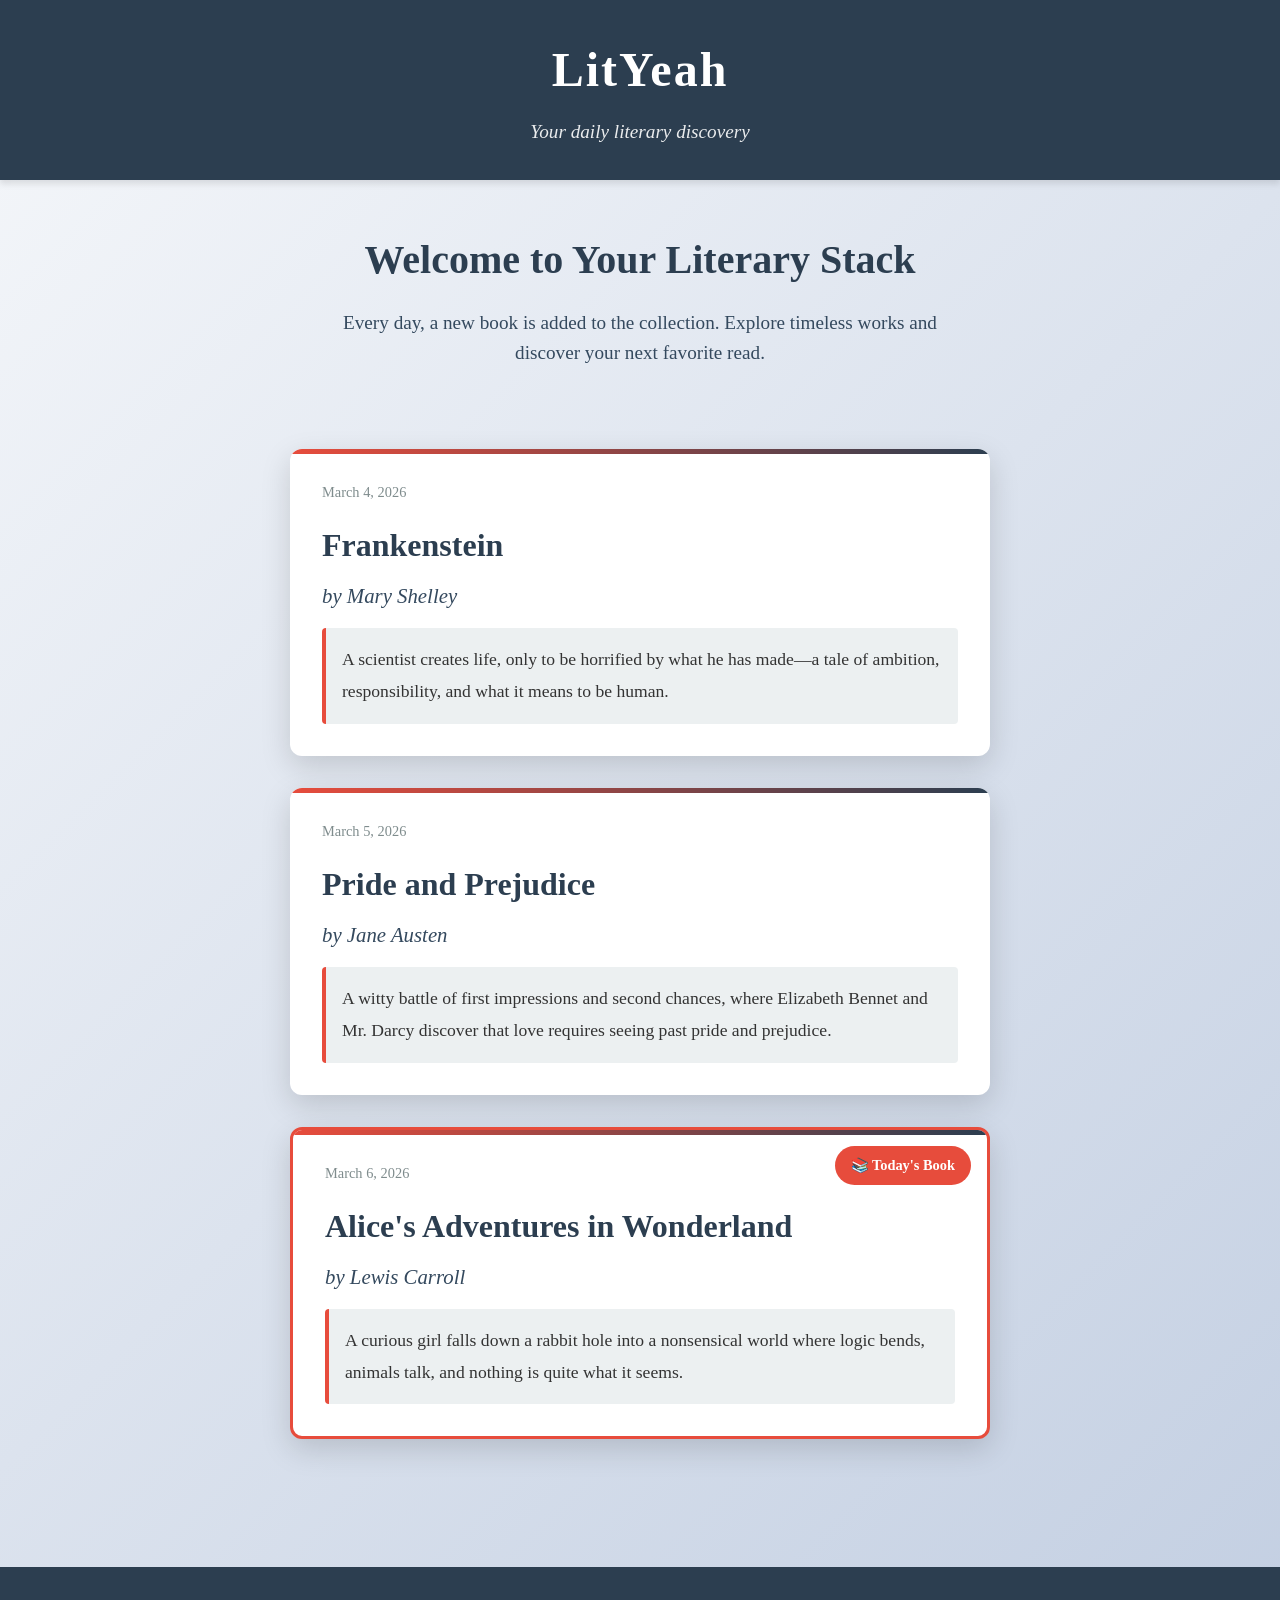
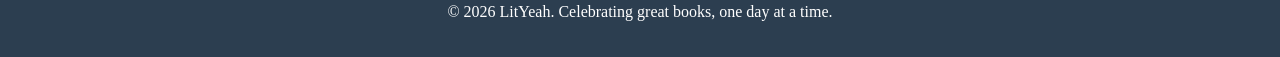
<file: index.html>
<!DOCTYPE html>
<html lang="en">
<head>
    <meta charset="UTF-8">
    <meta name="viewport" content="width=device-width, initial-scale=1.0">
    <title>LitYeah - Daily Literary Discovery</title>
    <link rel="stylesheet" href="styles.css">
</head>
<body>
    <header class="main-header">
        <div class="container">
            <h1 class="site-title">LitYeah</h1>
            <p class="site-tagline">Your daily literary discovery</p>
        </div>
    </header>

    <main class="stack-container" id="stackContainer">
        <div class="stack-intro">
            <h2>Welcome to Your Literary Stack</h2>
            <p>Every day, a new book is added to the collection. Explore timeless works and discover your next favorite read.</p>
        </div>
        
        <div class="book-stack" id="bookStack">
            <!-- Books will be rendered here -->
        </div>
    </main>

    <footer class="main-footer">
        <div class="container">
            <p>&copy; 2026 LitYeah. Celebrating great books, one day at a time.</p>
        </div>
    </footer>

    <script src="books-data.js"></script>
    <script src="script.js"></script>
</body>
</html>
</file>
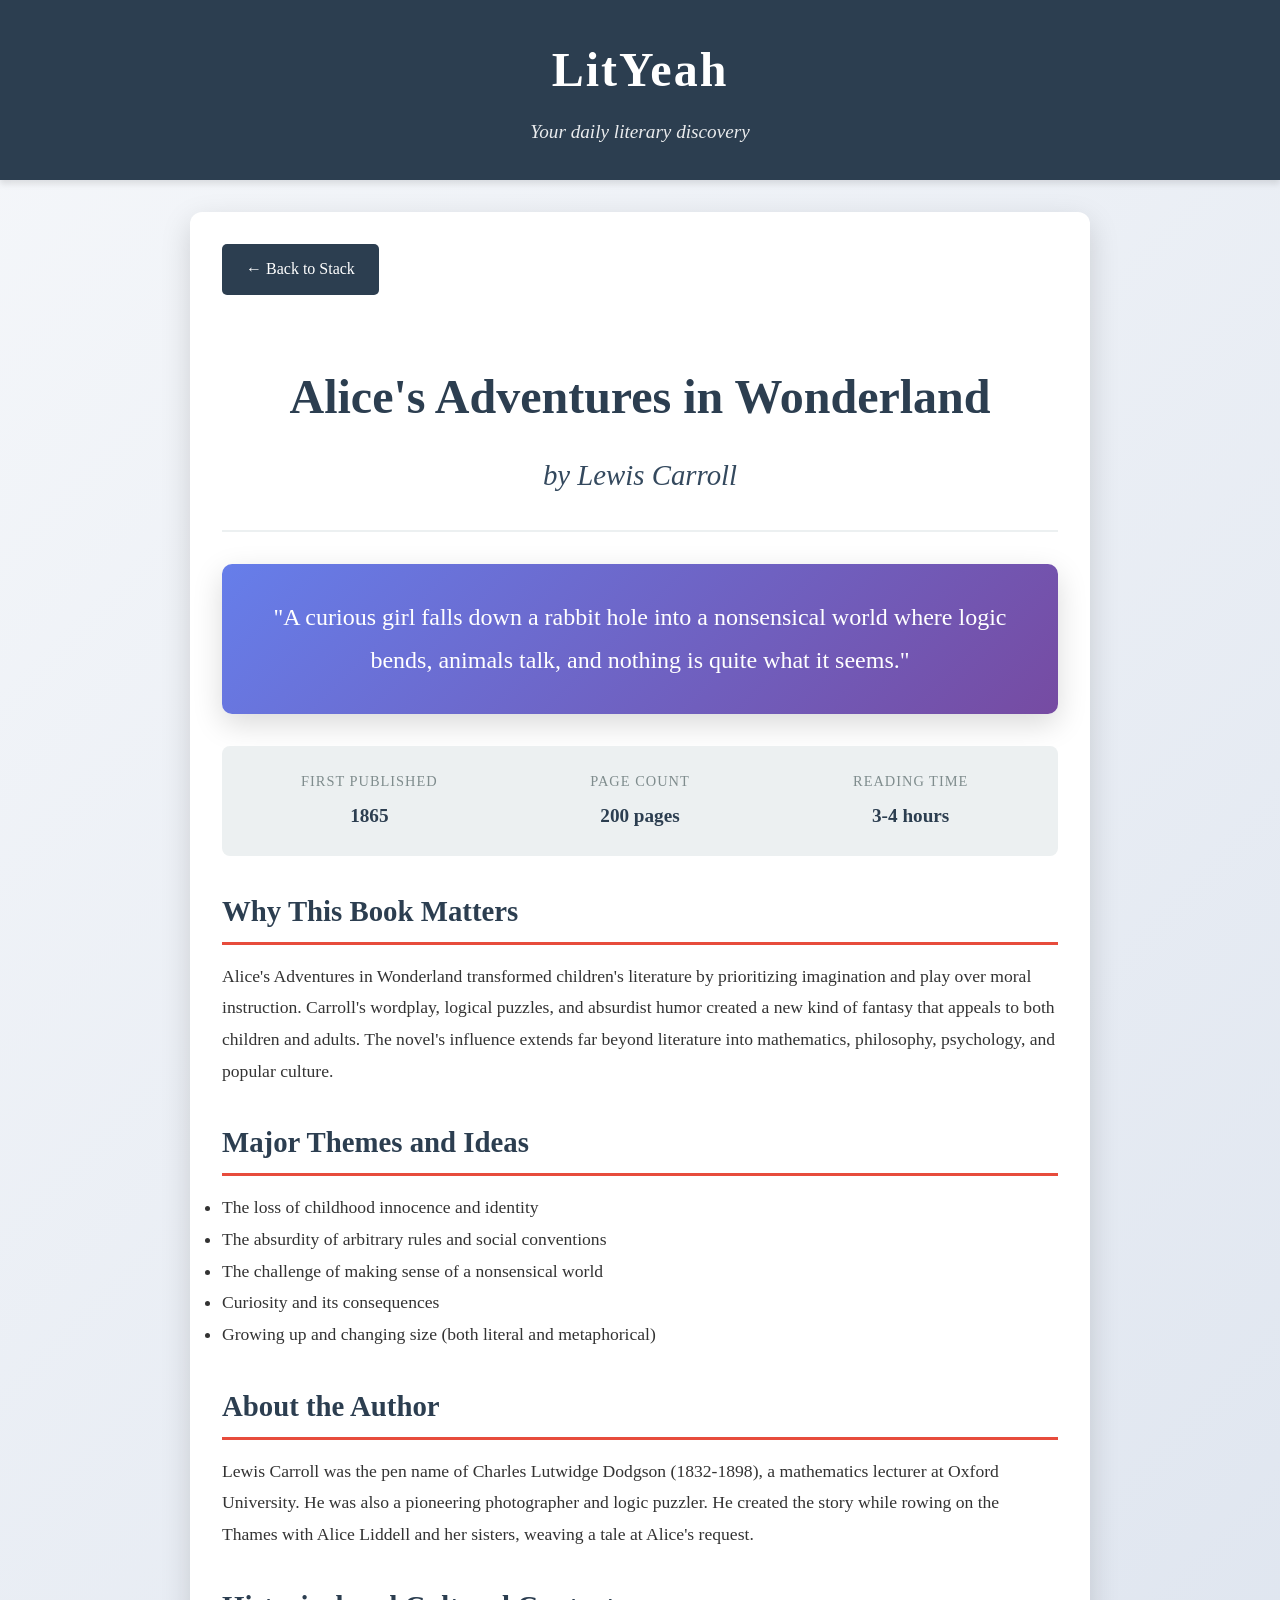
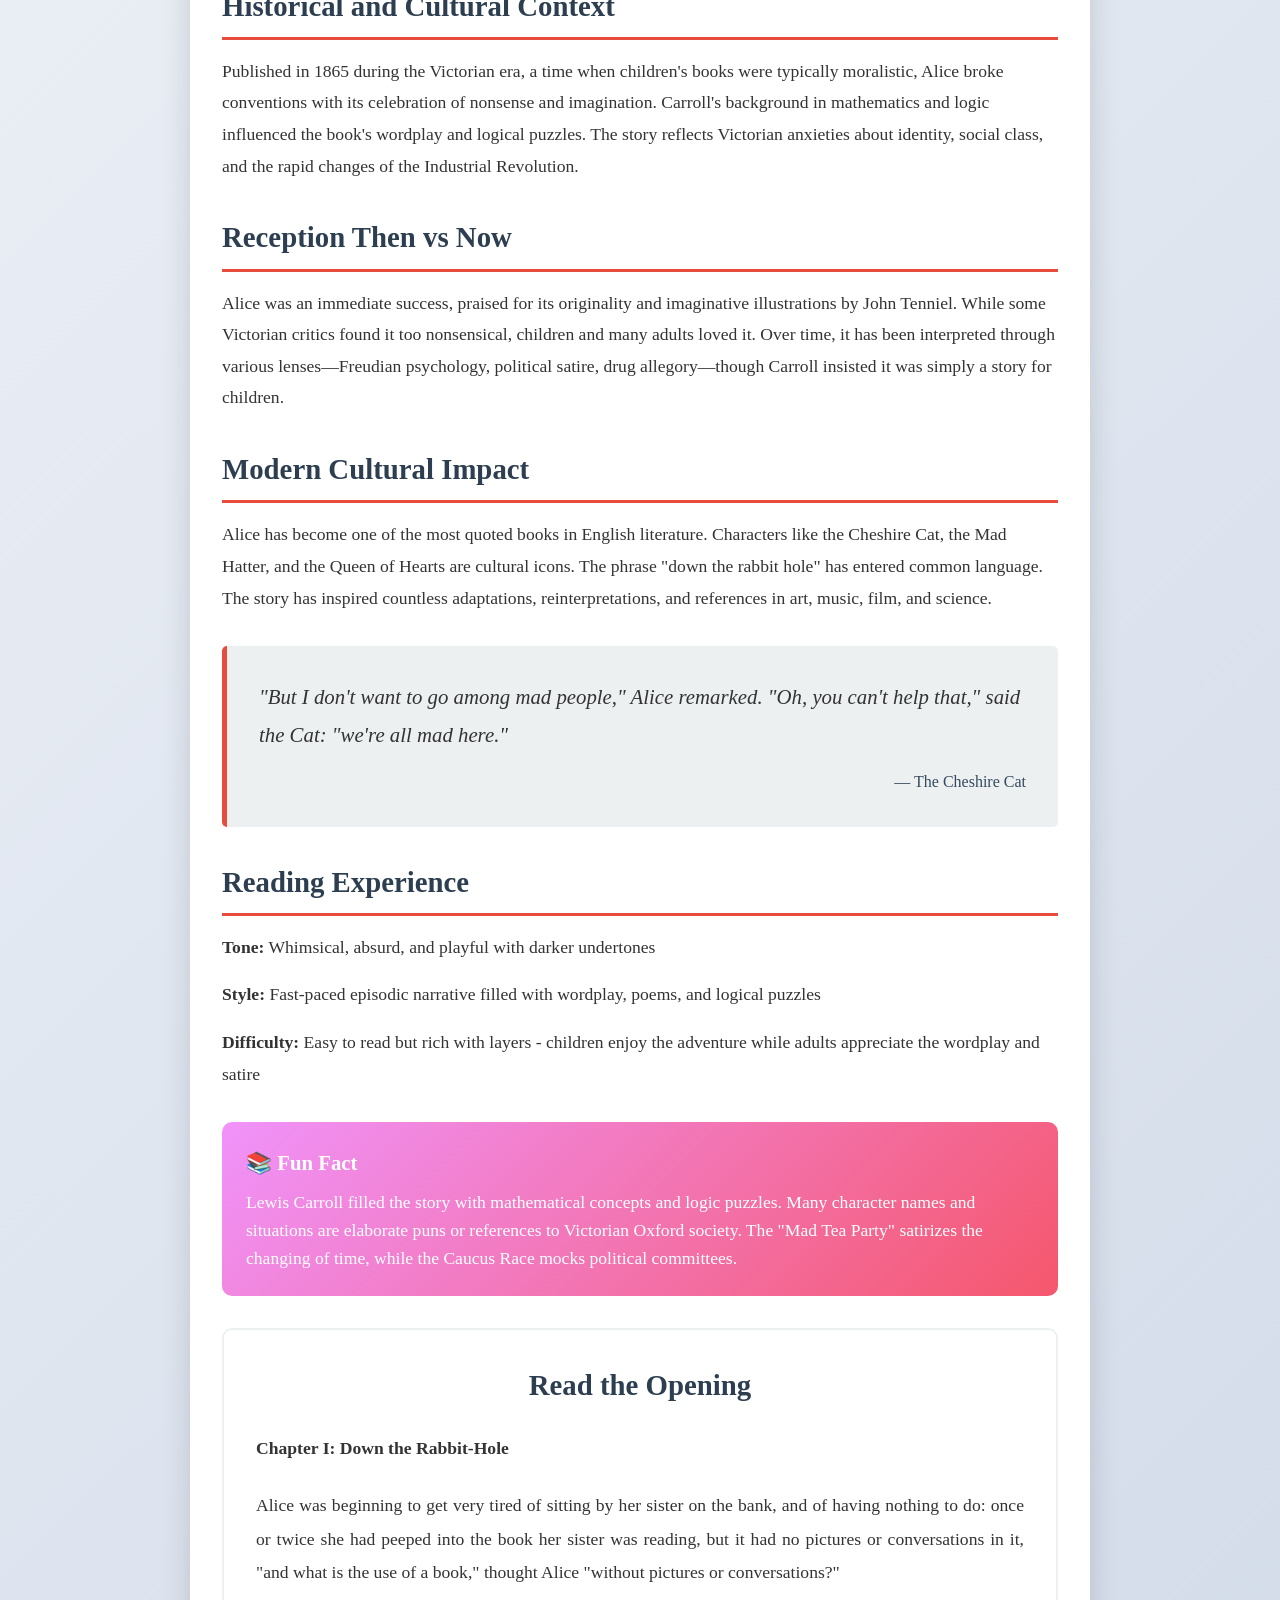
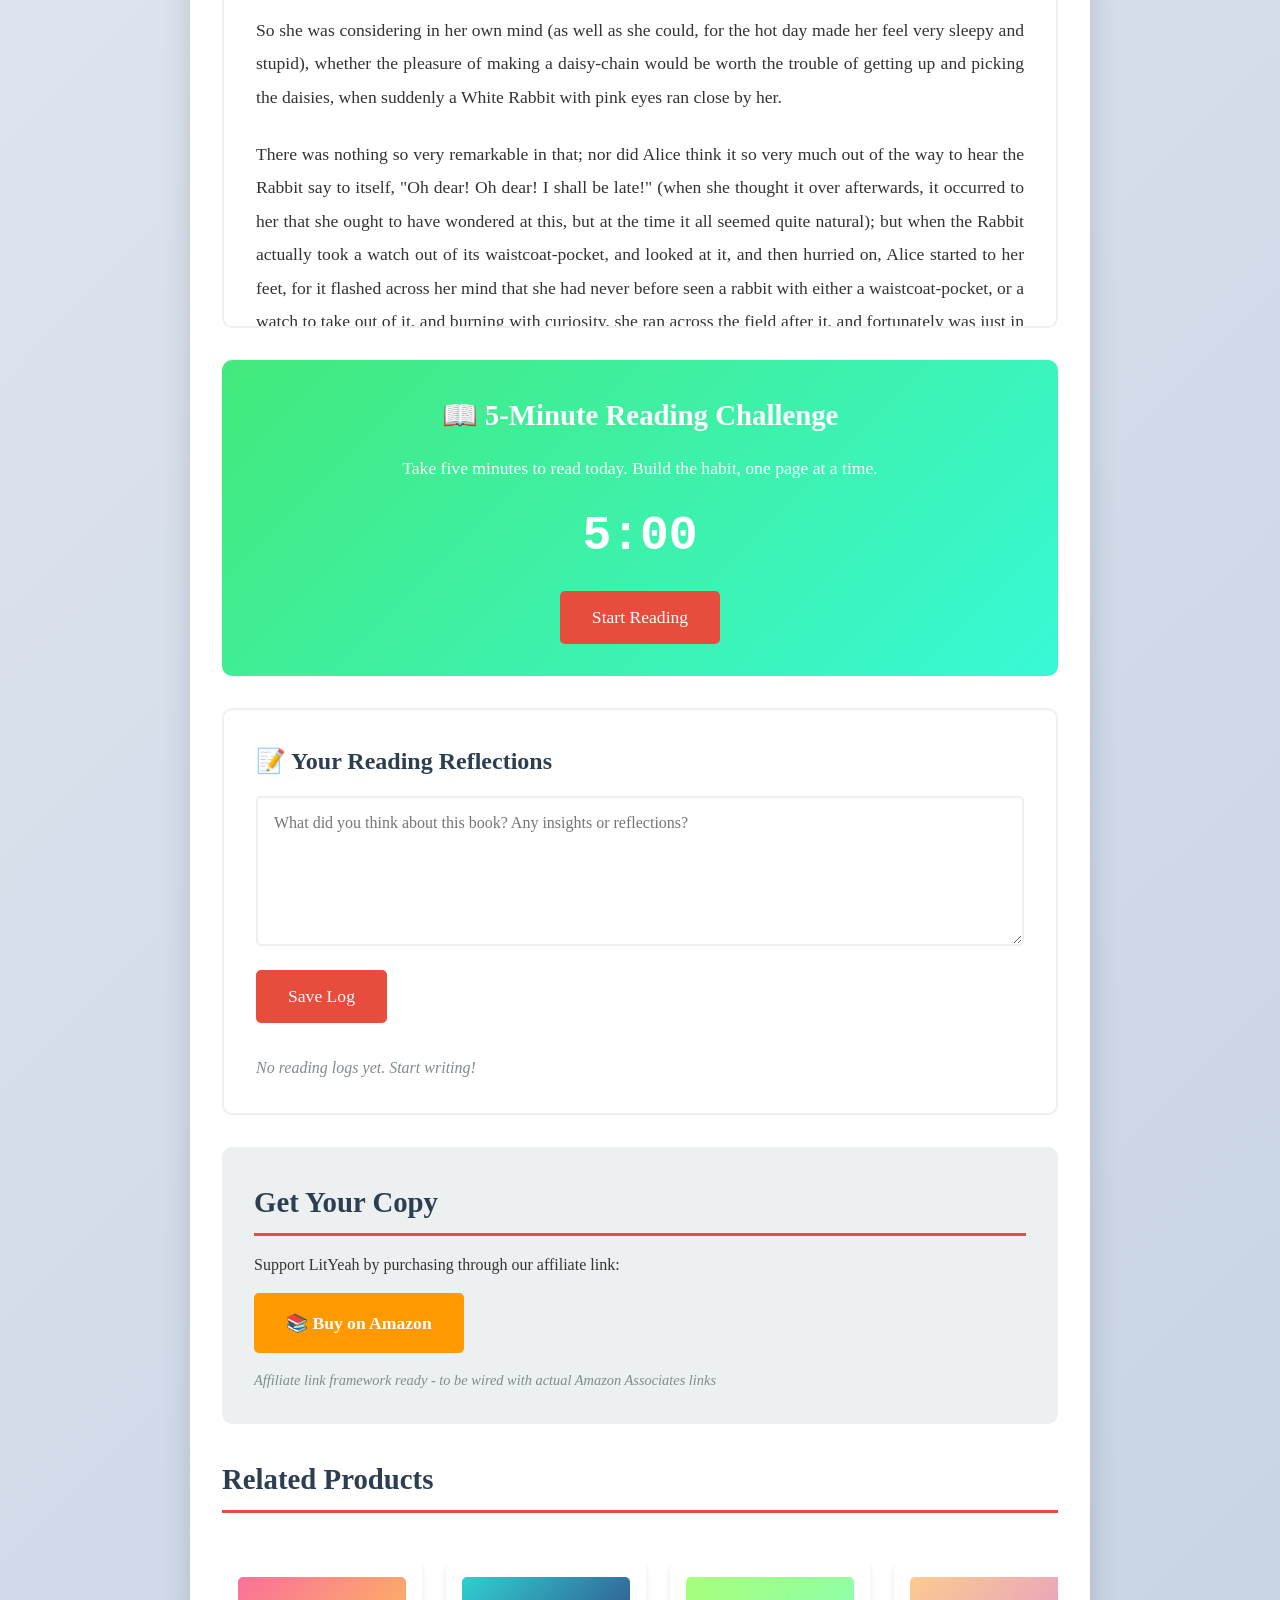
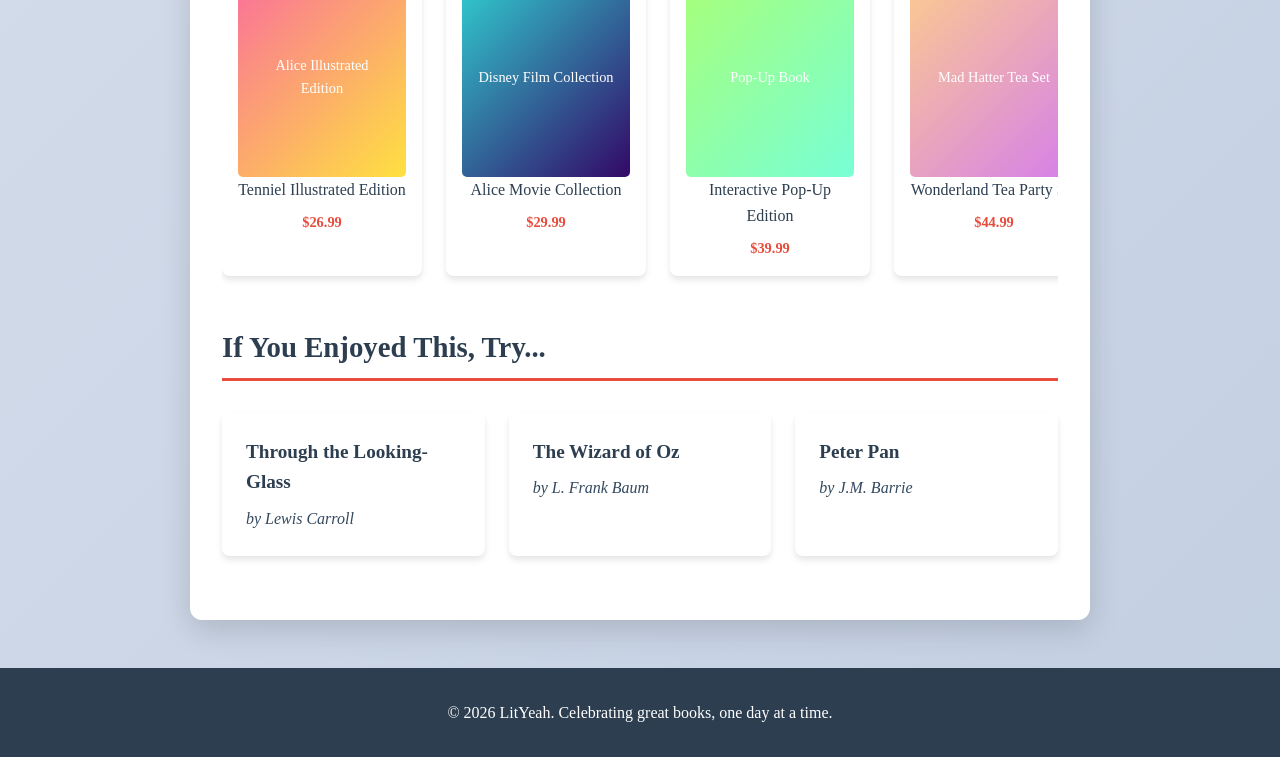
<file: book-alice-in-wonderland.html>
<!DOCTYPE html>
<html lang="en">
<head>
    <meta charset="UTF-8">
    <meta name="viewport" content="width=device-width, initial-scale=1.0">
    <title>Alice's Adventures in Wonderland - LitYeah</title>
    <link rel="stylesheet" href="styles.css">
</head>
<body>
    <header class="main-header">
        <div class="container">
            <h1 class="site-title">LitYeah</h1>
            <p class="site-tagline">Your daily literary discovery</p>
        </div>
    </header>

    <main class="book-detail-container">
        <a href="index.html" class="back-button">← Back to Stack</a>
        
        <div class="book-detail-header">
            <h1 class="book-detail-title">Alice's Adventures in Wonderland</h1>
            <p class="book-detail-author">by Lewis Carroll</p>
        </div>

        <div class="magic-hook">
            "A curious girl falls down a rabbit hole into a nonsensical world where logic bends, animals talk, and nothing is quite what it seems."
        </div>

        <div class="book-info-section">
            <div class="info-item">
                <div class="info-label">First Published</div>
                <div class="info-value">1865</div>
            </div>
            <div class="info-item">
                <div class="info-label">Page Count</div>
                <div class="info-value">200 pages</div>
            </div>
            <div class="info-item">
                <div class="info-label">Reading Time</div>
                <div class="info-value">3-4 hours</div>
            </div>
        </div>

        <div class="content-section">
            <h2 class="section-title">Why This Book Matters</h2>
            <div class="section-content">
                <p>Alice's Adventures in Wonderland transformed children's literature by prioritizing imagination and play over moral instruction. Carroll's wordplay, logical puzzles, and absurdist humor created a new kind of fantasy that appeals to both children and adults. The novel's influence extends far beyond literature into mathematics, philosophy, psychology, and popular culture.</p>
            </div>
        </div>

        <div class="content-section">
            <h2 class="section-title">Major Themes and Ideas</h2>
            <div class="section-content">
                <ul style="font-size: 1.1rem; line-height: 1.8;">
                    <li>The loss of childhood innocence and identity</li>
                    <li>The absurdity of arbitrary rules and social conventions</li>
                    <li>The challenge of making sense of a nonsensical world</li>
                    <li>Curiosity and its consequences</li>
                    <li>Growing up and changing size (both literal and metaphorical)</li>
                </ul>
            </div>
        </div>

        <div class="content-section">
            <h2 class="section-title">About the Author</h2>
            <div class="section-content">
                <p>Lewis Carroll was the pen name of Charles Lutwidge Dodgson (1832-1898), a mathematics lecturer at Oxford University. He was also a pioneering photographer and logic puzzler. He created the story while rowing on the Thames with Alice Liddell and her sisters, weaving a tale at Alice's request.</p>
            </div>
        </div>

        <div class="content-section">
            <h2 class="section-title">Historical and Cultural Context</h2>
            <div class="section-content">
                <p>Published in 1865 during the Victorian era, a time when children's books were typically moralistic, Alice broke conventions with its celebration of nonsense and imagination. Carroll's background in mathematics and logic influenced the book's wordplay and logical puzzles. The story reflects Victorian anxieties about identity, social class, and the rapid changes of the Industrial Revolution.</p>
            </div>
        </div>

        <div class="content-section">
            <h2 class="section-title">Reception Then vs Now</h2>
            <div class="section-content">
                <p>Alice was an immediate success, praised for its originality and imaginative illustrations by John Tenniel. While some Victorian critics found it too nonsensical, children and many adults loved it. Over time, it has been interpreted through various lenses—Freudian psychology, political satire, drug allegory—though Carroll insisted it was simply a story for children.</p>
            </div>
        </div>

        <div class="content-section">
            <h2 class="section-title">Modern Cultural Impact</h2>
            <div class="section-content">
                <p>Alice has become one of the most quoted books in English literature. Characters like the Cheshire Cat, the Mad Hatter, and the Queen of Hearts are cultural icons. The phrase "down the rabbit hole" has entered common language. The story has inspired countless adaptations, reinterpretations, and references in art, music, film, and science.</p>
            </div>
        </div>

        <div class="quote-section">
            <p class="quote-text">"But I don't want to go among mad people," Alice remarked. "Oh, you can't help that," said the Cat: "we're all mad here."</p>
            <p class="quote-attribution">— The Cheshire Cat</p>
        </div>

        <div class="content-section">
            <h2 class="section-title">Reading Experience</h2>
            <div class="section-content">
                <p><strong>Tone:</strong> Whimsical, absurd, and playful with darker undertones</p>
                <p><strong>Style:</strong> Fast-paced episodic narrative filled with wordplay, poems, and logical puzzles</p>
                <p><strong>Difficulty:</strong> Easy to read but rich with layers - children enjoy the adventure while adults appreciate the wordplay and satire</p>
            </div>
        </div>

        <div class="fun-fact">
            <div class="fun-fact-title">📚 Fun Fact</div>
            <div class="fun-fact-content">Lewis Carroll filled the story with mathematical concepts and logic puzzles. Many character names and situations are elaborate puns or references to Victorian Oxford society. The "Mad Tea Party" satirizes the changing of time, while the Caucus Race mocks political committees.</div>
        </div>

        <div class="reading-text">
            <h3>Read the Opening</h3>
            <p><strong>Chapter I: Down the Rabbit-Hole</strong></p>
            <p>Alice was beginning to get very tired of sitting by her sister on the bank, and of having nothing to do: once or twice she had peeped into the book her sister was reading, but it had no pictures or conversations in it, "and what is the use of a book," thought Alice "without pictures or conversations?"</p>
            <p>So she was considering in her own mind (as well as she could, for the hot day made her feel very sleepy and stupid), whether the pleasure of making a daisy-chain would be worth the trouble of getting up and picking the daisies, when suddenly a White Rabbit with pink eyes ran close by her.</p>
            <p>There was nothing so very remarkable in that; nor did Alice think it so very much out of the way to hear the Rabbit say to itself, "Oh dear! Oh dear! I shall be late!" (when she thought it over afterwards, it occurred to her that she ought to have wondered at this, but at the time it all seemed quite natural); but when the Rabbit actually took a watch out of its waistcoat-pocket, and looked at it, and then hurried on, Alice started to her feet, for it flashed across her mind that she had never before seen a rabbit with either a waistcoat-pocket, or a watch to take out of it, and burning with curiosity, she ran across the field after it, and fortunately was just in time to see it pop down a large rabbit-hole under the hedge.</p>
            <p>In another moment down went Alice after it, never once considering how in the world she was to get out again.</p>
            <p style="text-align: center; font-style: italic; color: #7f8c8d; margin-top: 2rem;">Continue reading this public domain work in full on Project Gutenberg or similar archives.</p>
        </div>

        <div class="reading-challenge">
            <h2 class="challenge-title">📖 5-Minute Reading Challenge</h2>
            <p style="color: white; font-size: 1.1rem;">Take five minutes to read today. Build the habit, one page at a time.</p>
            <div class="timer-display" id="timerDisplay">5:00</div>
            <div class="challenge-buttons">
                <button class="btn btn-primary" id="startTimerBtn" onclick="startTimer()">Start Reading</button>
                <button class="btn btn-secondary" id="stopTimerBtn" style="display: none;" onclick="stopTimer()">Stop</button>
            </div>
            <div id="shareSection" class="share-message" style="display: none;">
                <p id="shareMessage"></p>
                <button class="btn btn-secondary" id="copyShareBtn" style="margin-top: 1rem;">Copy Share Message</button>
            </div>
        </div>

        <div class="reading-log">
            <h2 class="log-title">📝 Your Reading Reflections</h2>
            <textarea id="logInput" class="log-input" placeholder="What did you think about this book? Any insights or reflections?"></textarea>
            <button class="btn btn-primary save-log-btn" id="saveLogBtn">Save Log</button>
            <div class="log-history" id="logHistory"></div>
        </div>

        <div class="commerce-section">
            <h2 class="section-title">Get Your Copy</h2>
            <p style="margin-bottom: 1rem;">Support LitYeah by purchasing through our affiliate link:</p>
            <a href="#" class="buy-button" target="_blank">📚 Buy on Amazon</a>
            <p style="margin-top: 1rem; font-size: 0.9rem; color: #7f8c8d; font-style: italic;">Affiliate link framework ready - to be wired with actual Amazon Associates links</p>
        </div>

        <div class="content-section">
            <h2 class="section-title">Related Products</h2>
            <div class="carousel-container">
                <div class="carousel">
                    <div class="carousel-item">
                        <div style="width: 100%; height: 200px; background: linear-gradient(135deg, #fa709a 0%, #fee140 100%); border-radius: 5px; display: flex; align-items: center; justify-content: center; color: white; font-size: 0.9rem; text-align: center; padding: 1rem;">Alice Illustrated Edition</div>
                        <div class="carousel-item-title">Tenniel Illustrated Edition</div>
                        <div class="carousel-item-price">$26.99</div>
                    </div>
                    <div class="carousel-item">
                        <div style="width: 100%; height: 200px; background: linear-gradient(135deg, #30cfd0 0%, #330867 100%); border-radius: 5px; display: flex; align-items: center; justify-content: center; color: white; font-size: 0.9rem; text-align: center; padding: 1rem;">Disney Film Collection</div>
                        <div class="carousel-item-title">Alice Movie Collection</div>
                        <div class="carousel-item-price">$29.99</div>
                    </div>
                    <div class="carousel-item">
                        <div style="width: 100%; height: 200px; background: linear-gradient(135deg, #a8ff78 0%, #78ffd6 100%); border-radius: 5px; display: flex; align-items: center; justify-content: center; color: white; font-size: 0.9rem; text-align: center; padding: 1rem;">Pop-Up Book</div>
                        <div class="carousel-item-title">Interactive Pop-Up Edition</div>
                        <div class="carousel-item-price">$39.99</div>
                    </div>
                    <div class="carousel-item">
                        <div style="width: 100%; height: 200px; background: linear-gradient(135deg, #fccb90 0%, #d57eeb 100%); border-radius: 5px; display: flex; align-items: center; justify-content: center; color: white; font-size: 0.9rem; text-align: center; padding: 1rem;">Mad Hatter Tea Set</div>
                        <div class="carousel-item-title">Wonderland Tea Party Set</div>
                        <div class="carousel-item-price">$44.99</div>
                    </div>
                </div>
            </div>
        </div>

        <div class="content-section">
            <h2 class="section-title">If You Enjoyed This, Try...</h2>
            <div class="related-books">
                <div class="related-book-card">
                    <h3 class="related-book-title">Through the Looking-Glass</h3>
                    <p class="related-book-author">by Lewis Carroll</p>
                </div>
                <div class="related-book-card">
                    <h3 class="related-book-title">The Wizard of Oz</h3>
                    <p class="related-book-author">by L. Frank Baum</p>
                </div>
                <div class="related-book-card">
                    <h3 class="related-book-title">Peter Pan</h3>
                    <p class="related-book-author">by J.M. Barrie</p>
                </div>
            </div>
        </div>
    </main>

    <footer class="main-footer">
        <div class="container">
            <p>&copy; 2026 LitYeah. Celebrating great books, one day at a time.</p>
        </div>
    </footer>

    <script src="script.js"></script>
</body>
</html>
</file>
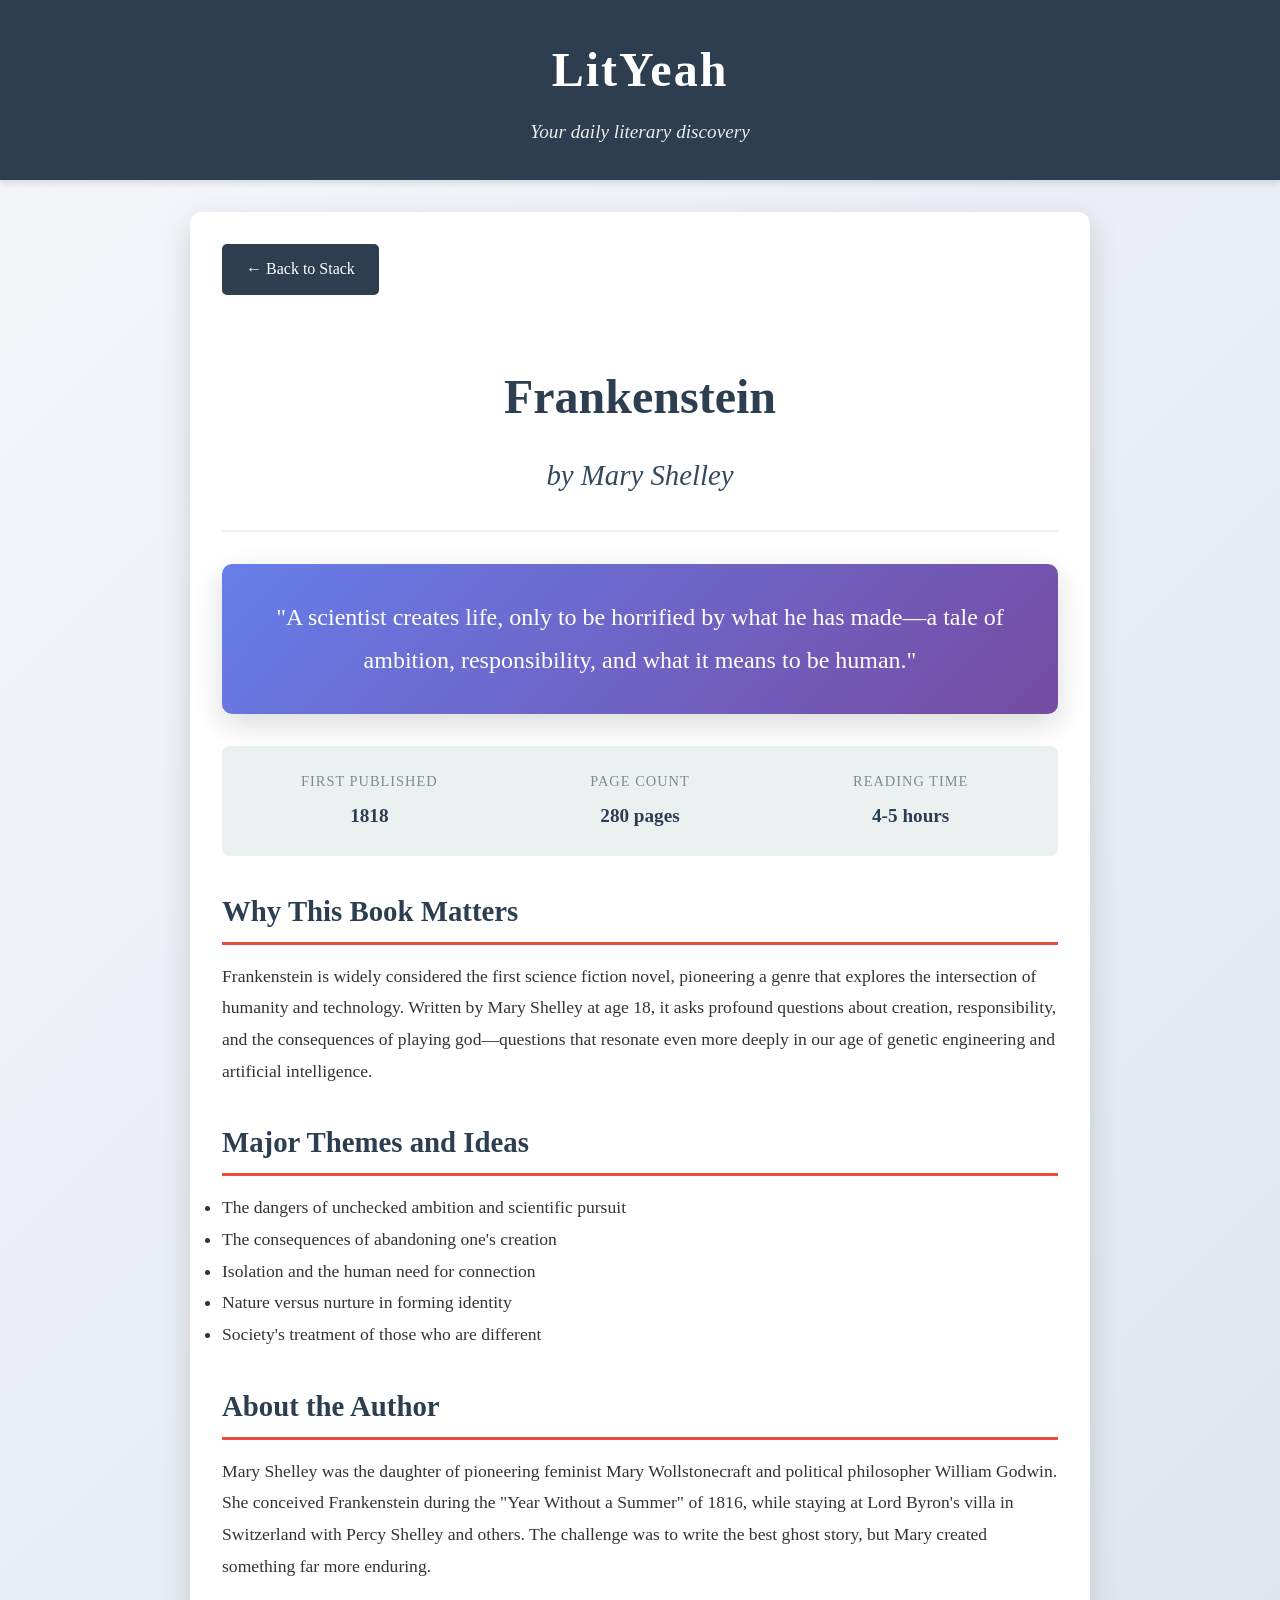
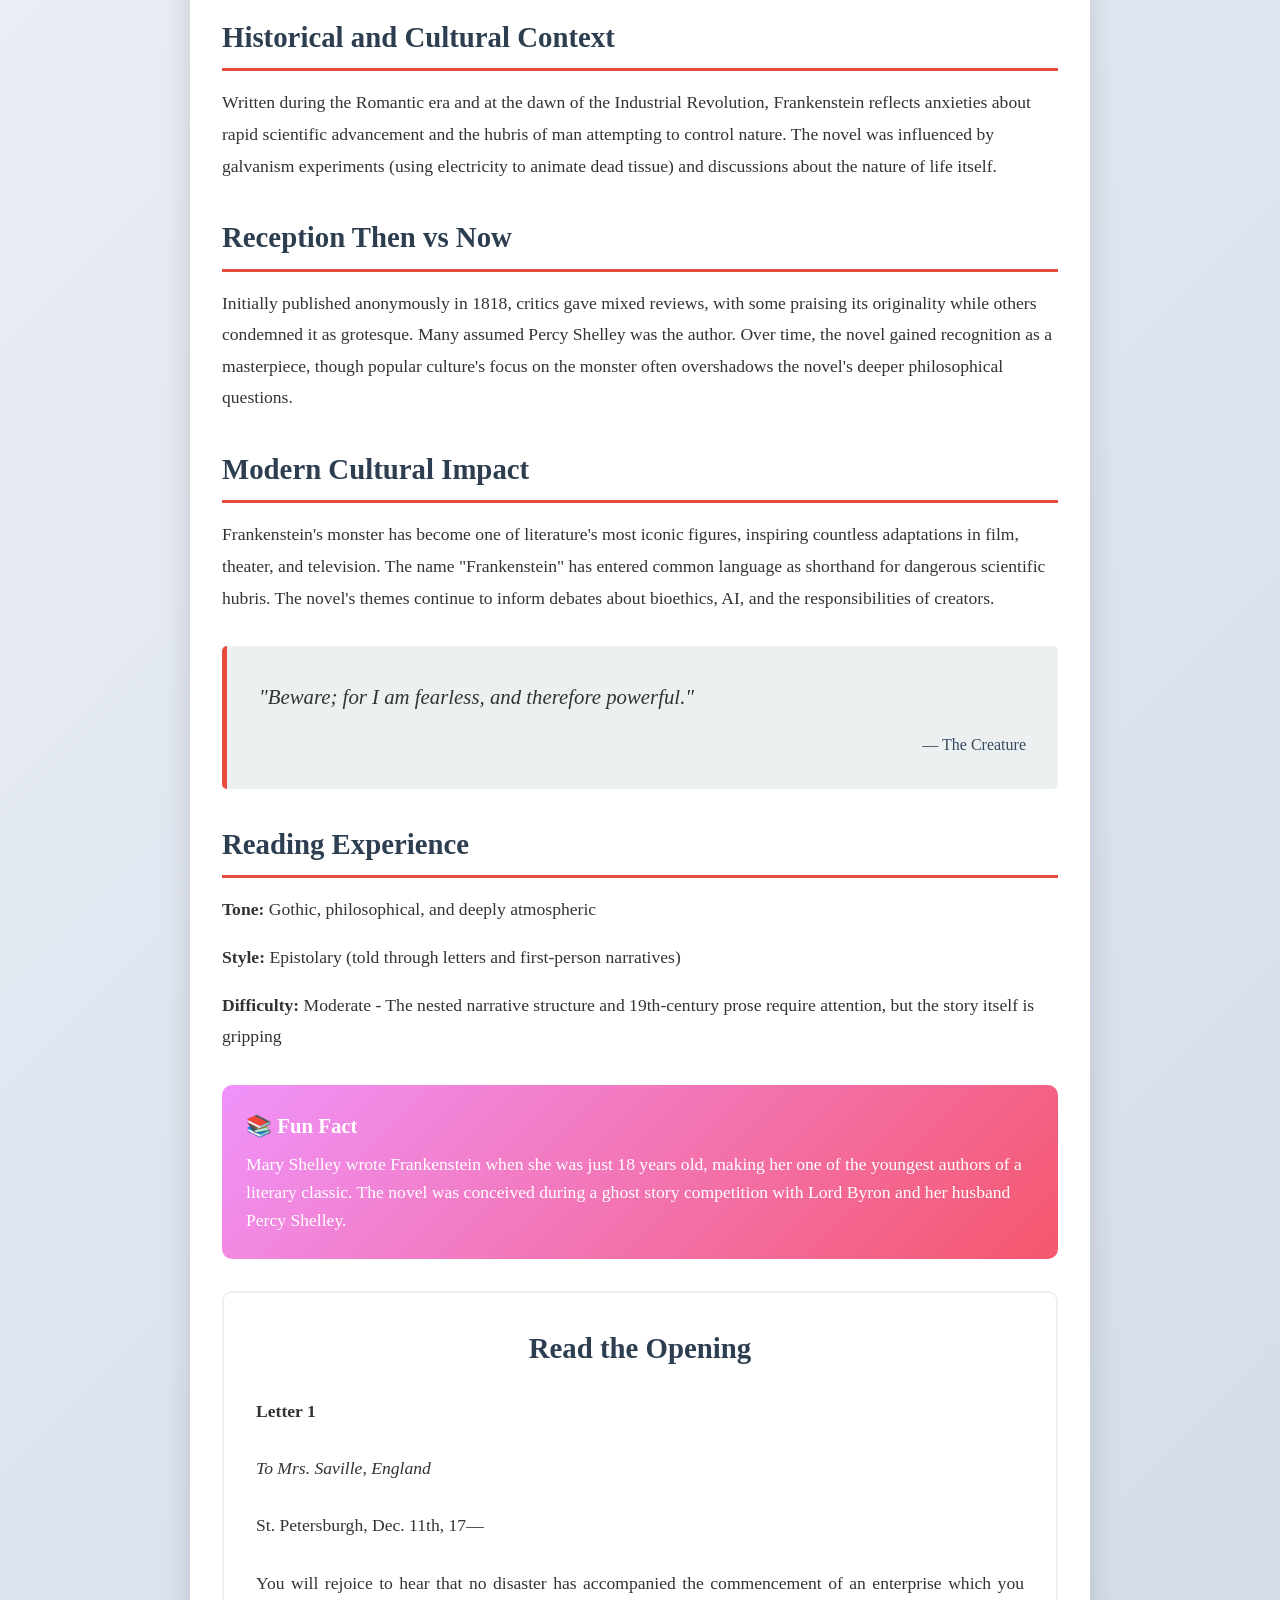
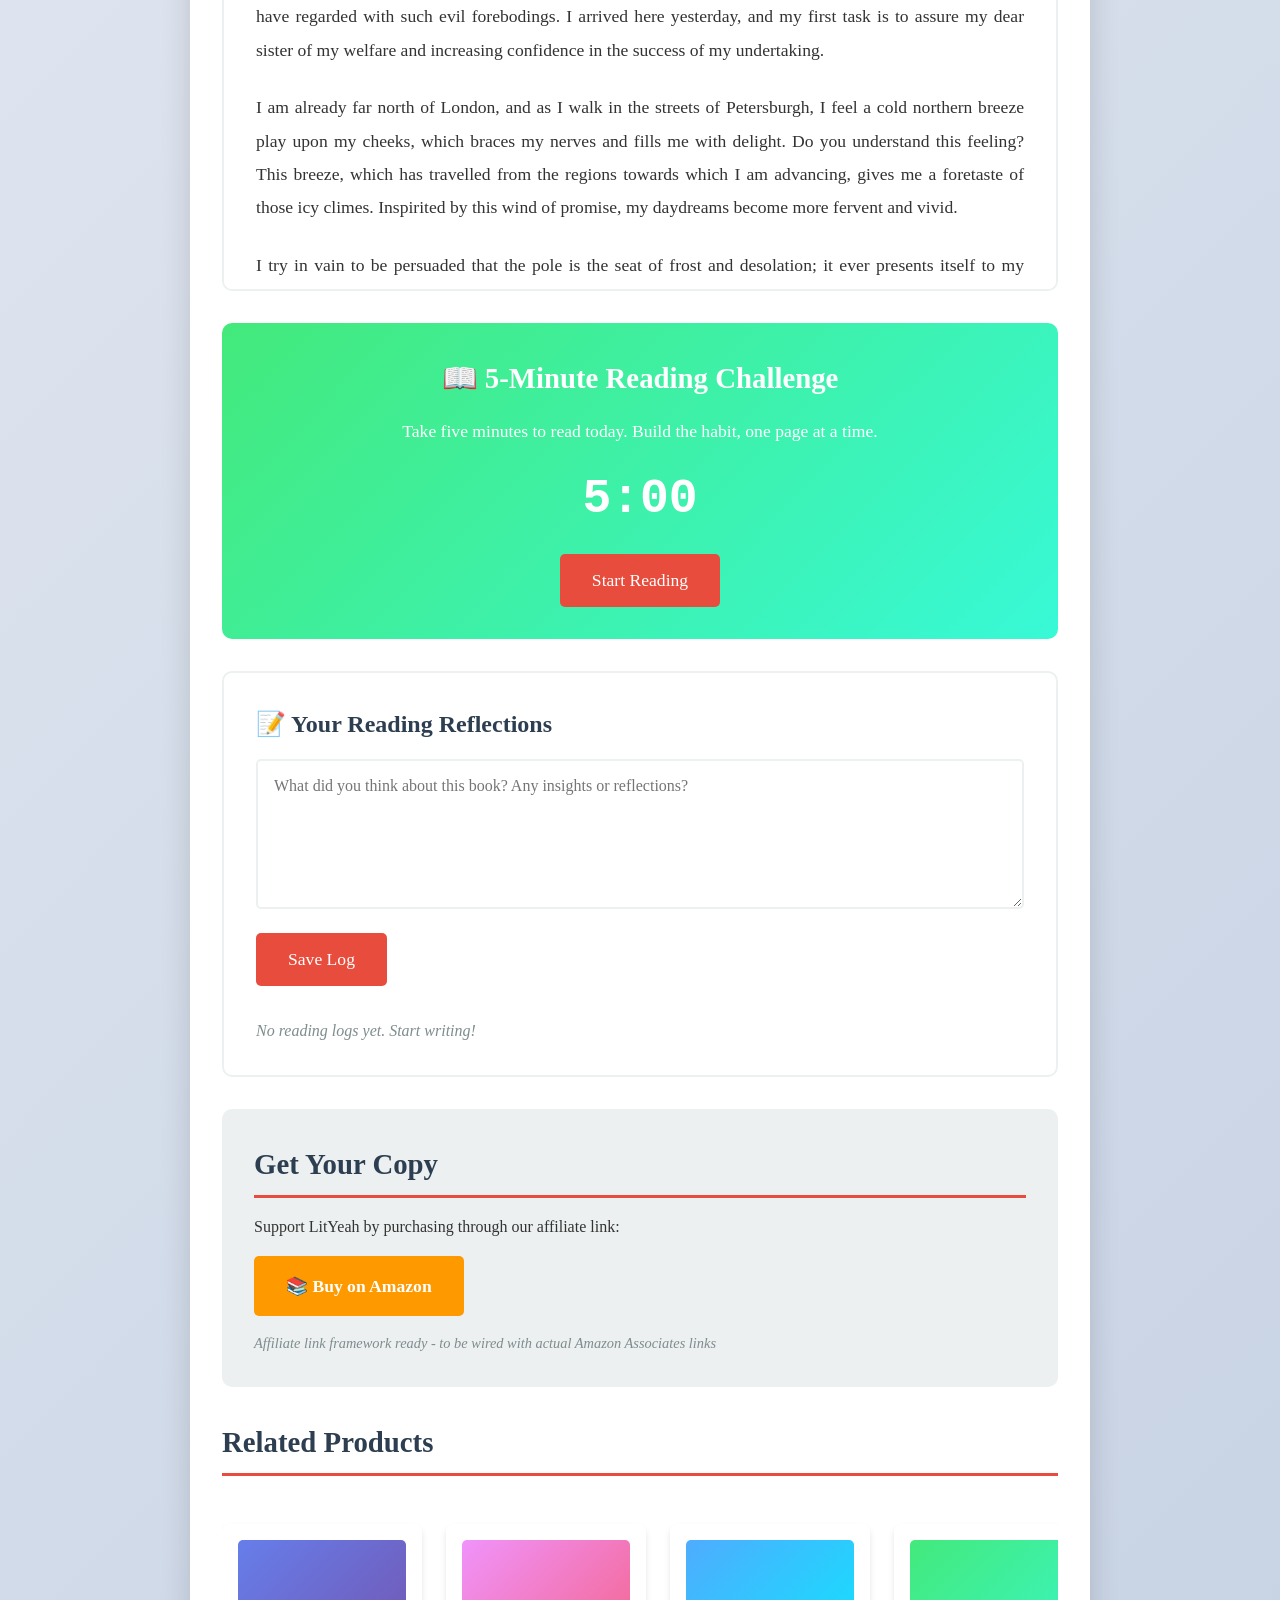
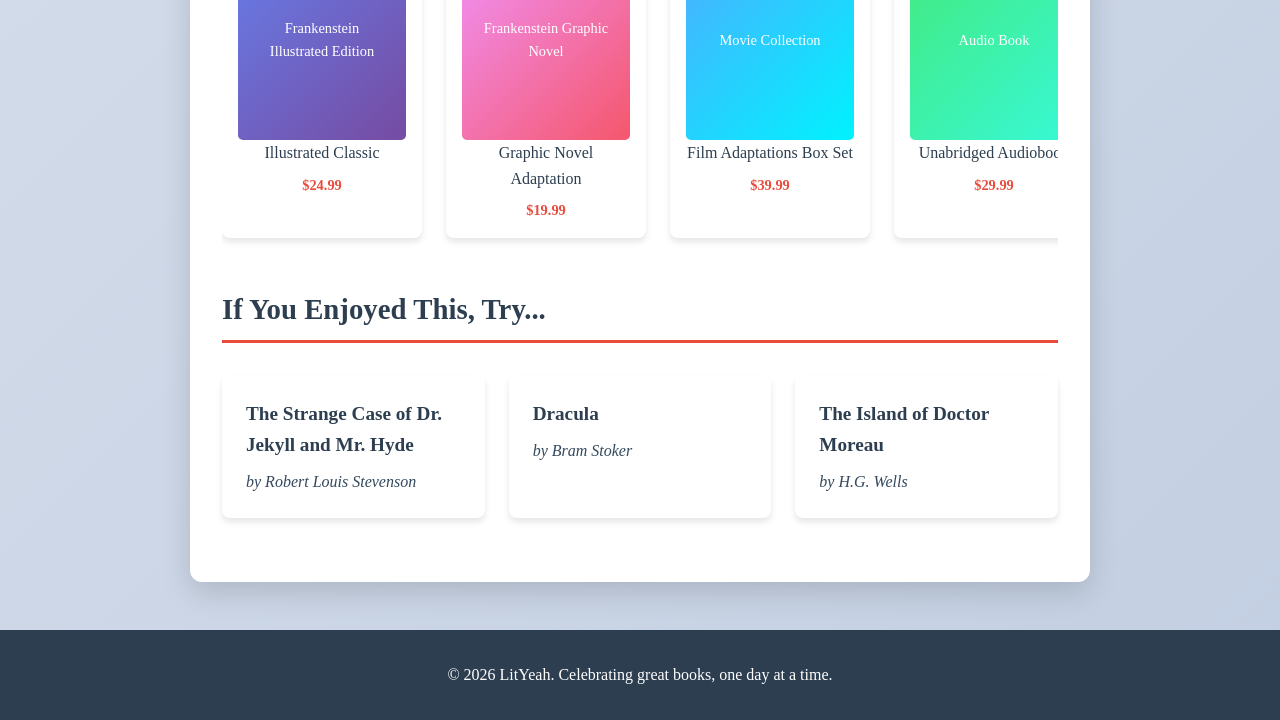
<file: book-frankenstein.html>
<!DOCTYPE html>
<html lang="en">
<head>
    <meta charset="UTF-8">
    <meta name="viewport" content="width=device-width, initial-scale=1.0">
    <title>Frankenstein - LitYeah</title>
    <link rel="stylesheet" href="styles.css">
</head>
<body>
    <header class="main-header">
        <div class="container">
            <h1 class="site-title">LitYeah</h1>
            <p class="site-tagline">Your daily literary discovery</p>
        </div>
    </header>

    <main class="book-detail-container">
        <a href="index.html" class="back-button">← Back to Stack</a>
        
        <div class="book-detail-header">
            <h1 class="book-detail-title">Frankenstein</h1>
            <p class="book-detail-author">by Mary Shelley</p>
        </div>

        <div class="magic-hook">
            "A scientist creates life, only to be horrified by what he has made—a tale of ambition, responsibility, and what it means to be human."
        </div>

        <div class="book-info-section">
            <div class="info-item">
                <div class="info-label">First Published</div>
                <div class="info-value">1818</div>
            </div>
            <div class="info-item">
                <div class="info-label">Page Count</div>
                <div class="info-value">280 pages</div>
            </div>
            <div class="info-item">
                <div class="info-label">Reading Time</div>
                <div class="info-value">4-5 hours</div>
            </div>
        </div>

        <div class="content-section">
            <h2 class="section-title">Why This Book Matters</h2>
            <div class="section-content">
                <p>Frankenstein is widely considered the first science fiction novel, pioneering a genre that explores the intersection of humanity and technology. Written by Mary Shelley at age 18, it asks profound questions about creation, responsibility, and the consequences of playing god—questions that resonate even more deeply in our age of genetic engineering and artificial intelligence.</p>
            </div>
        </div>

        <div class="content-section">
            <h2 class="section-title">Major Themes and Ideas</h2>
            <div class="section-content">
                <ul style="font-size: 1.1rem; line-height: 1.8;">
                    <li>The dangers of unchecked ambition and scientific pursuit</li>
                    <li>The consequences of abandoning one's creation</li>
                    <li>Isolation and the human need for connection</li>
                    <li>Nature versus nurture in forming identity</li>
                    <li>Society's treatment of those who are different</li>
                </ul>
            </div>
        </div>

        <div class="content-section">
            <h2 class="section-title">About the Author</h2>
            <div class="section-content">
                <p>Mary Shelley was the daughter of pioneering feminist Mary Wollstonecraft and political philosopher William Godwin. She conceived Frankenstein during the "Year Without a Summer" of 1816, while staying at Lord Byron's villa in Switzerland with Percy Shelley and others. The challenge was to write the best ghost story, but Mary created something far more enduring.</p>
            </div>
        </div>

        <div class="content-section">
            <h2 class="section-title">Historical and Cultural Context</h2>
            <div class="section-content">
                <p>Written during the Romantic era and at the dawn of the Industrial Revolution, Frankenstein reflects anxieties about rapid scientific advancement and the hubris of man attempting to control nature. The novel was influenced by galvanism experiments (using electricity to animate dead tissue) and discussions about the nature of life itself.</p>
            </div>
        </div>

        <div class="content-section">
            <h2 class="section-title">Reception Then vs Now</h2>
            <div class="section-content">
                <p>Initially published anonymously in 1818, critics gave mixed reviews, with some praising its originality while others condemned it as grotesque. Many assumed Percy Shelley was the author. Over time, the novel gained recognition as a masterpiece, though popular culture's focus on the monster often overshadows the novel's deeper philosophical questions.</p>
            </div>
        </div>

        <div class="content-section">
            <h2 class="section-title">Modern Cultural Impact</h2>
            <div class="section-content">
                <p>Frankenstein's monster has become one of literature's most iconic figures, inspiring countless adaptations in film, theater, and television. The name "Frankenstein" has entered common language as shorthand for dangerous scientific hubris. The novel's themes continue to inform debates about bioethics, AI, and the responsibilities of creators.</p>
            </div>
        </div>

        <div class="quote-section">
            <p class="quote-text">"Beware; for I am fearless, and therefore powerful."</p>
            <p class="quote-attribution">— The Creature</p>
        </div>

        <div class="content-section">
            <h2 class="section-title">Reading Experience</h2>
            <div class="section-content">
                <p><strong>Tone:</strong> Gothic, philosophical, and deeply atmospheric</p>
                <p><strong>Style:</strong> Epistolary (told through letters and first-person narratives)</p>
                <p><strong>Difficulty:</strong> Moderate - The nested narrative structure and 19th-century prose require attention, but the story itself is gripping</p>
            </div>
        </div>

        <div class="fun-fact">
            <div class="fun-fact-title">📚 Fun Fact</div>
            <div class="fun-fact-content">Mary Shelley wrote Frankenstein when she was just 18 years old, making her one of the youngest authors of a literary classic. The novel was conceived during a ghost story competition with Lord Byron and her husband Percy Shelley.</div>
        </div>

        <div class="reading-text">
            <h3>Read the Opening</h3>
            <p><strong>Letter 1</strong></p>
            <p><em>To Mrs. Saville, England</em></p>
            <p>St. Petersburgh, Dec. 11th, 17—</p>
            <p>You will rejoice to hear that no disaster has accompanied the commencement of an enterprise which you have regarded with such evil forebodings. I arrived here yesterday, and my first task is to assure my dear sister of my welfare and increasing confidence in the success of my undertaking.</p>
            <p>I am already far north of London, and as I walk in the streets of Petersburgh, I feel a cold northern breeze play upon my cheeks, which braces my nerves and fills me with delight. Do you understand this feeling? This breeze, which has travelled from the regions towards which I am advancing, gives me a foretaste of those icy climes. Inspirited by this wind of promise, my daydreams become more fervent and vivid.</p>
            <p>I try in vain to be persuaded that the pole is the seat of frost and desolation; it ever presents itself to my imagination as the region of beauty and delight. There, Margaret, the sun is forever visible, its broad disk just skirting the horizon and diffusing a perpetual splendour...</p>
            <p style="text-align: center; font-style: italic; color: #7f8c8d; margin-top: 2rem;">Continue reading this public domain work in full on Project Gutenberg or similar archives.</p>
        </div>

        <div class="reading-challenge">
            <h2 class="challenge-title">📖 5-Minute Reading Challenge</h2>
            <p style="color: white; font-size: 1.1rem;">Take five minutes to read today. Build the habit, one page at a time.</p>
            <div class="timer-display" id="timerDisplay">5:00</div>
            <div class="challenge-buttons">
                <button class="btn btn-primary" id="startTimerBtn" onclick="startTimer()">Start Reading</button>
                <button class="btn btn-secondary" id="stopTimerBtn" style="display: none;" onclick="stopTimer()">Stop</button>
            </div>
            <div id="shareSection" class="share-message" style="display: none;">
                <p id="shareMessage"></p>
                <button class="btn btn-secondary" id="copyShareBtn" style="margin-top: 1rem;">Copy Share Message</button>
            </div>
        </div>

        <div class="reading-log">
            <h2 class="log-title">📝 Your Reading Reflections</h2>
            <textarea id="logInput" class="log-input" placeholder="What did you think about this book? Any insights or reflections?"></textarea>
            <button class="btn btn-primary save-log-btn" id="saveLogBtn">Save Log</button>
            <div class="log-history" id="logHistory"></div>
        </div>

        <div class="commerce-section">
            <h2 class="section-title">Get Your Copy</h2>
            <p style="margin-bottom: 1rem;">Support LitYeah by purchasing through our affiliate link:</p>
            <a href="#" class="buy-button" target="_blank">📚 Buy on Amazon</a>
            <p style="margin-top: 1rem; font-size: 0.9rem; color: #7f8c8d; font-style: italic;">Affiliate link framework ready - to be wired with actual Amazon Associates links</p>
        </div>

        <div class="content-section">
            <h2 class="section-title">Related Products</h2>
            <div class="carousel-container">
                <div class="carousel">
                    <div class="carousel-item">
                        <div style="width: 100%; height: 200px; background: linear-gradient(135deg, #667eea 0%, #764ba2 100%); border-radius: 5px; display: flex; align-items: center; justify-content: center; color: white; font-size: 0.9rem; text-align: center; padding: 1rem;">Frankenstein Illustrated Edition</div>
                        <div class="carousel-item-title">Illustrated Classic</div>
                        <div class="carousel-item-price">$24.99</div>
                    </div>
                    <div class="carousel-item">
                        <div style="width: 100%; height: 200px; background: linear-gradient(135deg, #f093fb 0%, #f5576c 100%); border-radius: 5px; display: flex; align-items: center; justify-content: center; color: white; font-size: 0.9rem; text-align: center; padding: 1rem;">Frankenstein Graphic Novel</div>
                        <div class="carousel-item-title">Graphic Novel Adaptation</div>
                        <div class="carousel-item-price">$19.99</div>
                    </div>
                    <div class="carousel-item">
                        <div style="width: 100%; height: 200px; background: linear-gradient(135deg, #4facfe 0%, #00f2fe 100%); border-radius: 5px; display: flex; align-items: center; justify-content: center; color: white; font-size: 0.9rem; text-align: center; padding: 1rem;">Movie Collection</div>
                        <div class="carousel-item-title">Film Adaptations Box Set</div>
                        <div class="carousel-item-price">$39.99</div>
                    </div>
                    <div class="carousel-item">
                        <div style="width: 100%; height: 200px; background: linear-gradient(135deg, #43e97b 0%, #38f9d7 100%); border-radius: 5px; display: flex; align-items: center; justify-content: center; color: white; font-size: 0.9rem; text-align: center; padding: 1rem;">Audio Book</div>
                        <div class="carousel-item-title">Unabridged Audiobook</div>
                        <div class="carousel-item-price">$29.99</div>
                    </div>
                </div>
            </div>
        </div>

        <div class="content-section">
            <h2 class="section-title">If You Enjoyed This, Try...</h2>
            <div class="related-books">
                <div class="related-book-card">
                    <h3 class="related-book-title">The Strange Case of Dr. Jekyll and Mr. Hyde</h3>
                    <p class="related-book-author">by Robert Louis Stevenson</p>
                </div>
                <div class="related-book-card">
                    <h3 class="related-book-title">Dracula</h3>
                    <p class="related-book-author">by Bram Stoker</p>
                </div>
                <div class="related-book-card">
                    <h3 class="related-book-title">The Island of Doctor Moreau</h3>
                    <p class="related-book-author">by H.G. Wells</p>
                </div>
            </div>
        </div>
    </main>

    <footer class="main-footer">
        <div class="container">
            <p>&copy; 2026 LitYeah. Celebrating great books, one day at a time.</p>
        </div>
    </footer>

    <script src="script.js"></script>
</body>
</html>
</file>
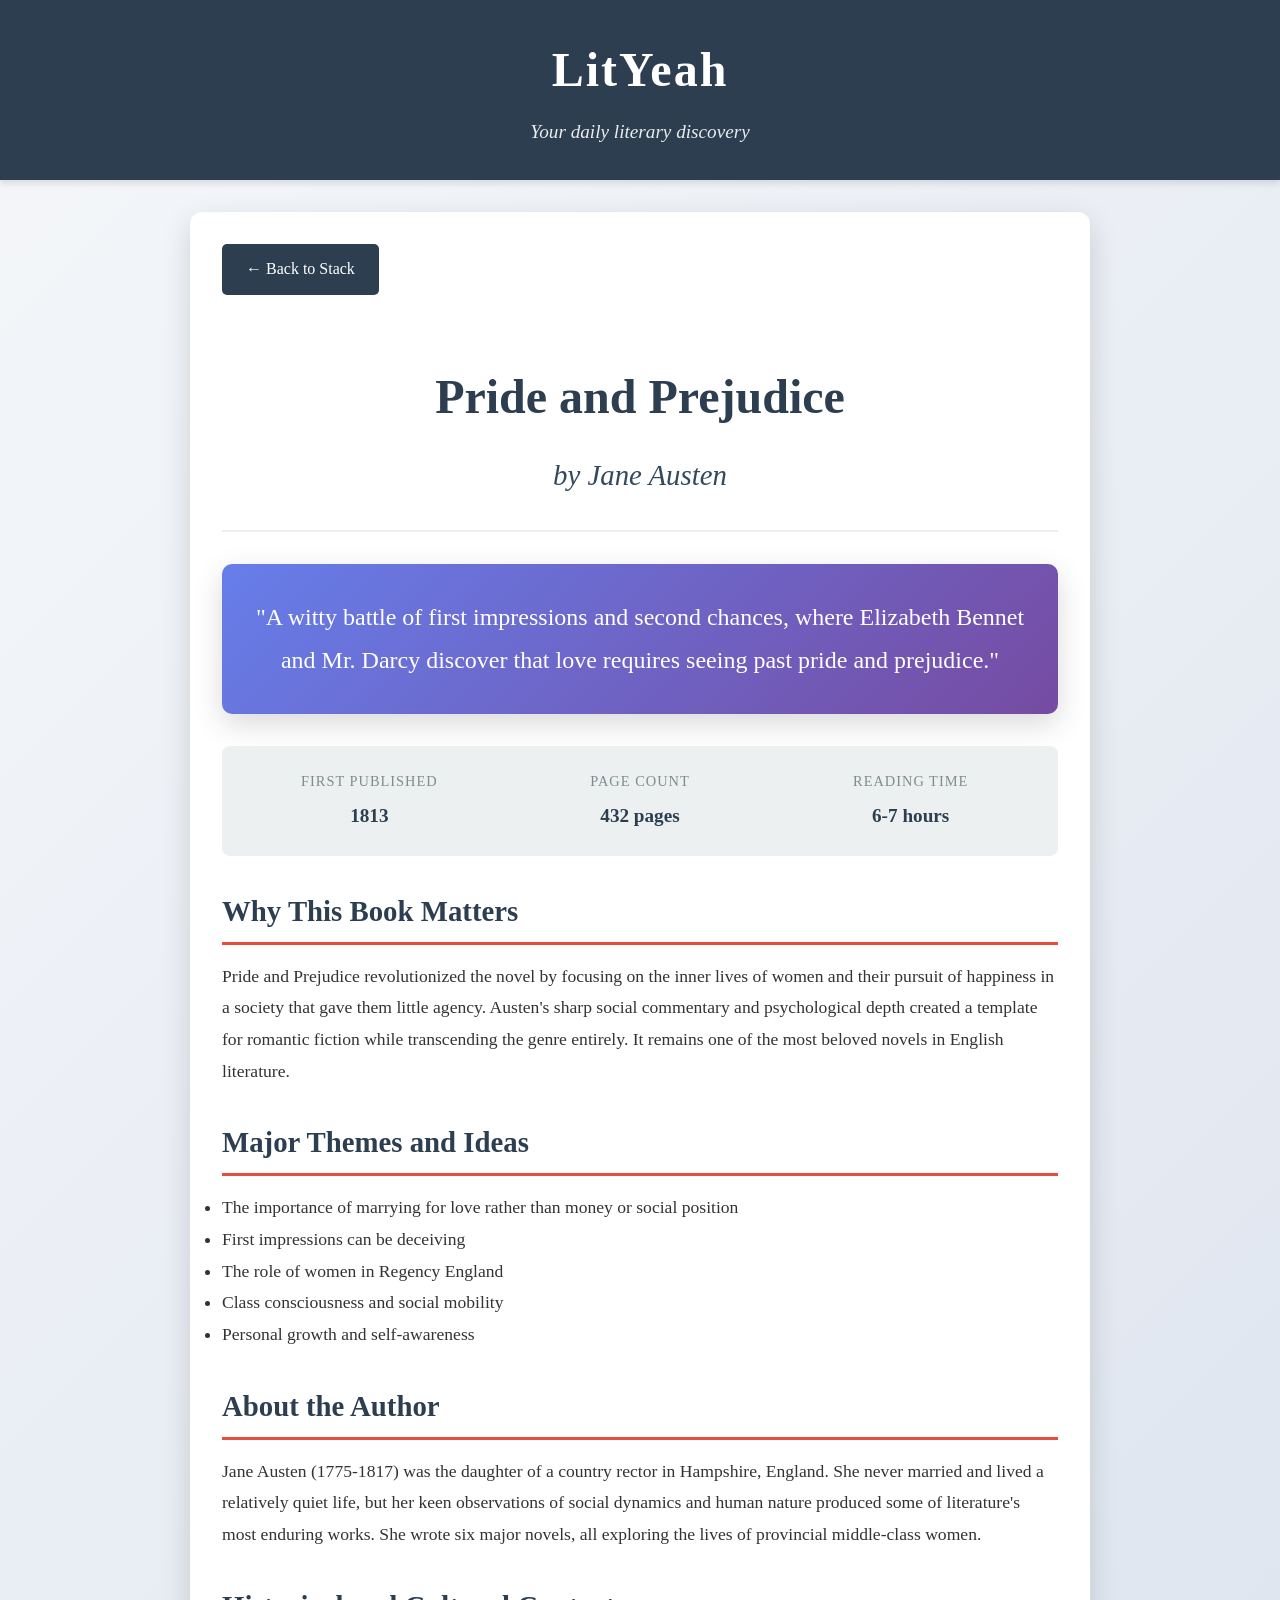
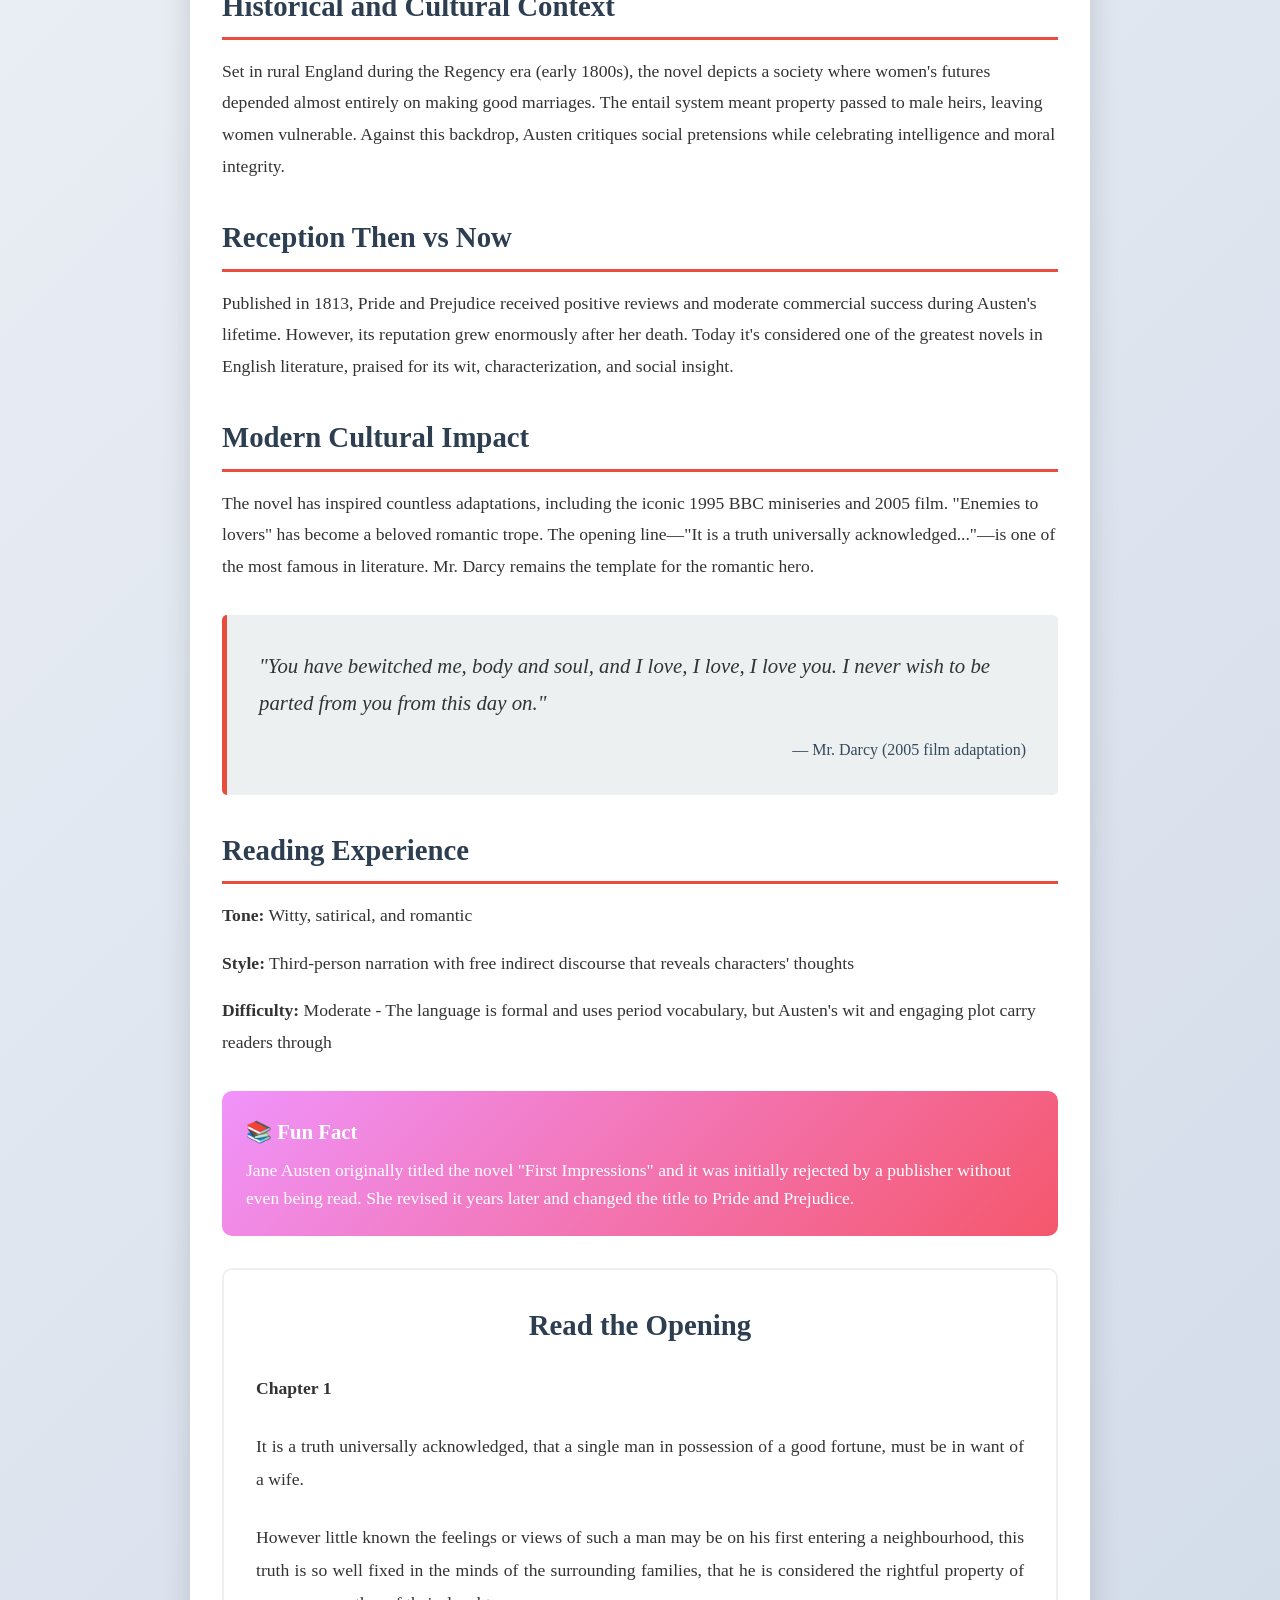
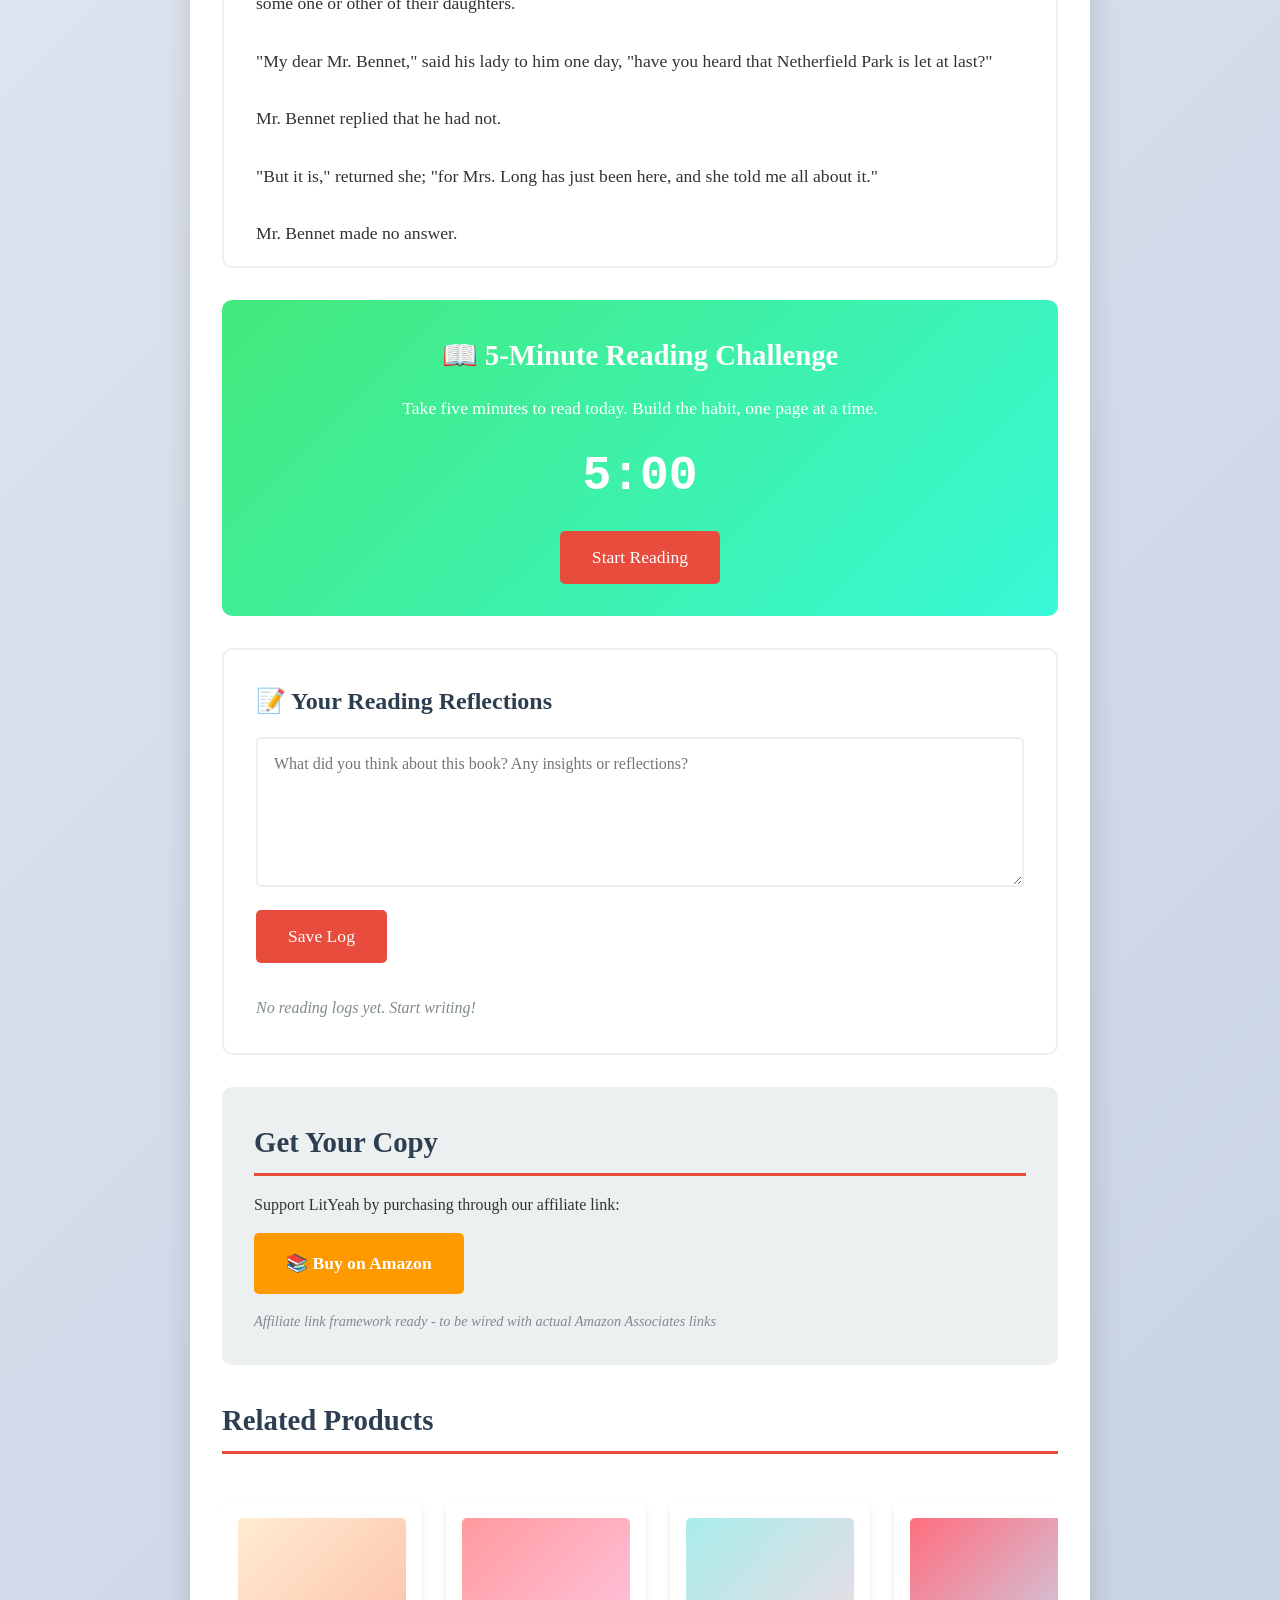
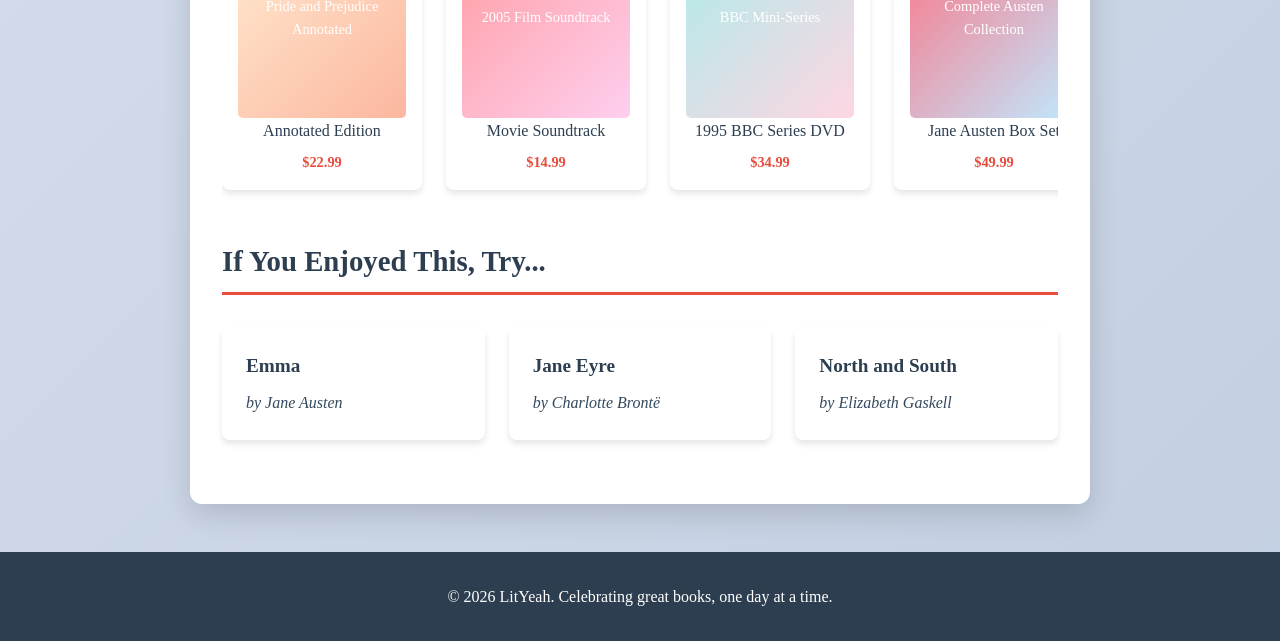
<file: book-pride-and-prejudice.html>
<!DOCTYPE html>
<html lang="en">
<head>
    <meta charset="UTF-8">
    <meta name="viewport" content="width=device-width, initial-scale=1.0">
    <title>Pride and Prejudice - LitYeah</title>
    <link rel="stylesheet" href="styles.css">
</head>
<body>
    <header class="main-header">
        <div class="container">
            <h1 class="site-title">LitYeah</h1>
            <p class="site-tagline">Your daily literary discovery</p>
        </div>
    </header>

    <main class="book-detail-container">
        <a href="index.html" class="back-button">← Back to Stack</a>
        
        <div class="book-detail-header">
            <h1 class="book-detail-title">Pride and Prejudice</h1>
            <p class="book-detail-author">by Jane Austen</p>
        </div>

        <div class="magic-hook">
            "A witty battle of first impressions and second chances, where Elizabeth Bennet and Mr. Darcy discover that love requires seeing past pride and prejudice."
        </div>

        <div class="book-info-section">
            <div class="info-item">
                <div class="info-label">First Published</div>
                <div class="info-value">1813</div>
            </div>
            <div class="info-item">
                <div class="info-label">Page Count</div>
                <div class="info-value">432 pages</div>
            </div>
            <div class="info-item">
                <div class="info-label">Reading Time</div>
                <div class="info-value">6-7 hours</div>
            </div>
        </div>

        <div class="content-section">
            <h2 class="section-title">Why This Book Matters</h2>
            <div class="section-content">
                <p>Pride and Prejudice revolutionized the novel by focusing on the inner lives of women and their pursuit of happiness in a society that gave them little agency. Austen's sharp social commentary and psychological depth created a template for romantic fiction while transcending the genre entirely. It remains one of the most beloved novels in English literature.</p>
            </div>
        </div>

        <div class="content-section">
            <h2 class="section-title">Major Themes and Ideas</h2>
            <div class="section-content">
                <ul style="font-size: 1.1rem; line-height: 1.8;">
                    <li>The importance of marrying for love rather than money or social position</li>
                    <li>First impressions can be deceiving</li>
                    <li>The role of women in Regency England</li>
                    <li>Class consciousness and social mobility</li>
                    <li>Personal growth and self-awareness</li>
                </ul>
            </div>
        </div>

        <div class="content-section">
            <h2 class="section-title">About the Author</h2>
            <div class="section-content">
                <p>Jane Austen (1775-1817) was the daughter of a country rector in Hampshire, England. She never married and lived a relatively quiet life, but her keen observations of social dynamics and human nature produced some of literature's most enduring works. She wrote six major novels, all exploring the lives of provincial middle-class women.</p>
            </div>
        </div>

        <div class="content-section">
            <h2 class="section-title">Historical and Cultural Context</h2>
            <div class="section-content">
                <p>Set in rural England during the Regency era (early 1800s), the novel depicts a society where women's futures depended almost entirely on making good marriages. The entail system meant property passed to male heirs, leaving women vulnerable. Against this backdrop, Austen critiques social pretensions while celebrating intelligence and moral integrity.</p>
            </div>
        </div>

        <div class="content-section">
            <h2 class="section-title">Reception Then vs Now</h2>
            <div class="section-content">
                <p>Published in 1813, Pride and Prejudice received positive reviews and moderate commercial success during Austen's lifetime. However, its reputation grew enormously after her death. Today it's considered one of the greatest novels in English literature, praised for its wit, characterization, and social insight.</p>
            </div>
        </div>

        <div class="content-section">
            <h2 class="section-title">Modern Cultural Impact</h2>
            <div class="section-content">
                <p>The novel has inspired countless adaptations, including the iconic 1995 BBC miniseries and 2005 film. "Enemies to lovers" has become a beloved romantic trope. The opening line—"It is a truth universally acknowledged..."—is one of the most famous in literature. Mr. Darcy remains the template for the romantic hero.</p>
            </div>
        </div>

        <div class="quote-section">
            <p class="quote-text">"You have bewitched me, body and soul, and I love, I love, I love you. I never wish to be parted from you from this day on."</p>
            <p class="quote-attribution">— Mr. Darcy (2005 film adaptation)</p>
        </div>

        <div class="content-section">
            <h2 class="section-title">Reading Experience</h2>
            <div class="section-content">
                <p><strong>Tone:</strong> Witty, satirical, and romantic</p>
                <p><strong>Style:</strong> Third-person narration with free indirect discourse that reveals characters' thoughts</p>
                <p><strong>Difficulty:</strong> Moderate - The language is formal and uses period vocabulary, but Austen's wit and engaging plot carry readers through</p>
            </div>
        </div>

        <div class="fun-fact">
            <div class="fun-fact-title">📚 Fun Fact</div>
            <div class="fun-fact-content">Jane Austen originally titled the novel "First Impressions" and it was initially rejected by a publisher without even being read. She revised it years later and changed the title to Pride and Prejudice.</div>
        </div>

        <div class="reading-text">
            <h3>Read the Opening</h3>
            <p><strong>Chapter 1</strong></p>
            <p>It is a truth universally acknowledged, that a single man in possession of a good fortune, must be in want of a wife.</p>
            <p>However little known the feelings or views of such a man may be on his first entering a neighbourhood, this truth is so well fixed in the minds of the surrounding families, that he is considered the rightful property of some one or other of their daughters.</p>
            <p>"My dear Mr. Bennet," said his lady to him one day, "have you heard that Netherfield Park is let at last?"</p>
            <p>Mr. Bennet replied that he had not.</p>
            <p>"But it is," returned she; "for Mrs. Long has just been here, and she told me all about it."</p>
            <p>Mr. Bennet made no answer.</p>
            <p>"Do you not want to know who has taken it?" cried his wife impatiently.</p>
            <p>"You want to tell me, and I have no objection to hearing it."</p>
            <p>This was invitation enough.</p>
            <p style="text-align: center; font-style: italic; color: #7f8c8d; margin-top: 2rem;">Continue reading this public domain work in full on Project Gutenberg or similar archives.</p>
        </div>

        <div class="reading-challenge">
            <h2 class="challenge-title">📖 5-Minute Reading Challenge</h2>
            <p style="color: white; font-size: 1.1rem;">Take five minutes to read today. Build the habit, one page at a time.</p>
            <div class="timer-display" id="timerDisplay">5:00</div>
            <div class="challenge-buttons">
                <button class="btn btn-primary" id="startTimerBtn" onclick="startTimer()">Start Reading</button>
                <button class="btn btn-secondary" id="stopTimerBtn" style="display: none;" onclick="stopTimer()">Stop</button>
            </div>
            <div id="shareSection" class="share-message" style="display: none;">
                <p id="shareMessage"></p>
                <button class="btn btn-secondary" id="copyShareBtn" style="margin-top: 1rem;">Copy Share Message</button>
            </div>
        </div>

        <div class="reading-log">
            <h2 class="log-title">📝 Your Reading Reflections</h2>
            <textarea id="logInput" class="log-input" placeholder="What did you think about this book? Any insights or reflections?"></textarea>
            <button class="btn btn-primary save-log-btn" id="saveLogBtn">Save Log</button>
            <div class="log-history" id="logHistory"></div>
        </div>

        <div class="commerce-section">
            <h2 class="section-title">Get Your Copy</h2>
            <p style="margin-bottom: 1rem;">Support LitYeah by purchasing through our affiliate link:</p>
            <a href="#" class="buy-button" target="_blank">📚 Buy on Amazon</a>
            <p style="margin-top: 1rem; font-size: 0.9rem; color: #7f8c8d; font-style: italic;">Affiliate link framework ready - to be wired with actual Amazon Associates links</p>
        </div>

        <div class="content-section">
            <h2 class="section-title">Related Products</h2>
            <div class="carousel-container">
                <div class="carousel">
                    <div class="carousel-item">
                        <div style="width: 100%; height: 200px; background: linear-gradient(135deg, #ffecd2 0%, #fcb69f 100%); border-radius: 5px; display: flex; align-items: center; justify-content: center; color: white; font-size: 0.9rem; text-align: center; padding: 1rem;">Pride and Prejudice Annotated</div>
                        <div class="carousel-item-title">Annotated Edition</div>
                        <div class="carousel-item-price">$22.99</div>
                    </div>
                    <div class="carousel-item">
                        <div style="width: 100%; height: 200px; background: linear-gradient(135deg, #ff9a9e 0%, #fecfef 100%); border-radius: 5px; display: flex; align-items: center; justify-content: center; color: white; font-size: 0.9rem; text-align: center; padding: 1rem;">2005 Film Soundtrack</div>
                        <div class="carousel-item-title">Movie Soundtrack</div>
                        <div class="carousel-item-price">$14.99</div>
                    </div>
                    <div class="carousel-item">
                        <div style="width: 100%; height: 200px; background: linear-gradient(135deg, #a8edea 0%, #fed6e3 100%); border-radius: 5px; display: flex; align-items: center; justify-content: center; color: white; font-size: 0.9rem; text-align: center; padding: 1rem;">BBC Mini-Series</div>
                        <div class="carousel-item-title">1995 BBC Series DVD</div>
                        <div class="carousel-item-price">$34.99</div>
                    </div>
                    <div class="carousel-item">
                        <div style="width: 100%; height: 200px; background: linear-gradient(135deg, #ff6e7f 0%, #bfe9ff 100%); border-radius: 5px; display: flex; align-items: center; justify-content: center; color: white; font-size: 0.9rem; text-align: center; padding: 1rem;">Complete Austen Collection</div>
                        <div class="carousel-item-title">Jane Austen Box Set</div>
                        <div class="carousel-item-price">$49.99</div>
                    </div>
                </div>
            </div>
        </div>

        <div class="content-section">
            <h2 class="section-title">If You Enjoyed This, Try...</h2>
            <div class="related-books">
                <div class="related-book-card">
                    <h3 class="related-book-title">Emma</h3>
                    <p class="related-book-author">by Jane Austen</p>
                </div>
                <div class="related-book-card">
                    <h3 class="related-book-title">Jane Eyre</h3>
                    <p class="related-book-author">by Charlotte Brontë</p>
                </div>
                <div class="related-book-card">
                    <h3 class="related-book-title">North and South</h3>
                    <p class="related-book-author">by Elizabeth Gaskell</p>
                </div>
            </div>
        </div>
    </main>

    <footer class="main-footer">
        <div class="container">
            <p>&copy; 2026 LitYeah. Celebrating great books, one day at a time.</p>
        </div>
    </footer>

    <script src="script.js"></script>
</body>
</html>
</file>
<file: styles.css>
/* Reset and Base Styles */
* {
    margin: 0;
    padding: 0;
    box-sizing: border-box;
}

:root {
    --primary-color: #2c3e50;
    --secondary-color: #34495e;
    --accent-color: #e74c3c;
    --text-color: #333;
    --light-bg: #ecf0f1;
    --white: #ffffff;
    --shadow: 0 4px 6px rgba(0, 0, 0, 0.1);
    --shadow-lg: 0 10px 30px rgba(0, 0, 0, 0.15);
}

body {
    font-family: 'Georgia', 'Times New Roman', serif;
    line-height: 1.6;
    color: var(--text-color);
    background: linear-gradient(135deg, #f5f7fa 0%, #c3cfe2 100%);
    min-height: 100vh;
}

.container {
    max-width: 1200px;
    margin: 0 auto;
    padding: 0 20px;
}

/* Header */
.main-header {
    background: var(--primary-color);
    color: var(--white);
    padding: 2rem 0;
    text-align: center;
    box-shadow: var(--shadow);
}

.site-title {
    font-size: 3rem;
    font-weight: 700;
    letter-spacing: 2px;
    margin-bottom: 0.5rem;
}

.site-tagline {
    font-size: 1.2rem;
    font-style: italic;
    opacity: 0.9;
}

/* Stack Container */
.stack-container {
    min-height: calc(100vh - 200px);
    padding: 3rem 0;
}

.stack-intro {
    text-align: center;
    margin-bottom: 3rem;
    animation: fadeIn 1s ease-in;
}

.stack-intro h2 {
    font-size: 2.5rem;
    color: var(--primary-color);
    margin-bottom: 1rem;
}

.stack-intro p {
    font-size: 1.2rem;
    color: var(--secondary-color);
    max-width: 600px;
    margin: 0 auto;
}

/* Book Stack */
.book-stack {
    display: flex;
    flex-direction: column;
    align-items: center;
    gap: 2rem;
    padding: 2rem 0;
}

.book-card {
    width: 90%;
    max-width: 700px;
    background: var(--white);
    border-radius: 12px;
    box-shadow: var(--shadow-lg);
    padding: 2rem;
    cursor: pointer;
    transition: transform 0.3s ease, box-shadow 0.3s ease;
    animation: slideUp 0.6s ease-out;
    animation-fill-mode: both;
    position: relative;
    overflow: hidden;
}

.book-card::before {
    content: '';
    position: absolute;
    top: 0;
    left: 0;
    right: 0;
    height: 5px;
    background: linear-gradient(90deg, var(--accent-color), var(--primary-color));
}

.book-card:hover {
    transform: translateY(-5px);
    box-shadow: 0 15px 40px rgba(0, 0, 0, 0.2);
}

.book-card.featured {
    border: 3px solid var(--accent-color);
    animation: pulse 2s infinite;
}

.featured-badge {
    position: absolute;
    top: 1rem;
    right: 1rem;
    background: var(--accent-color);
    color: var(--white);
    padding: 0.5rem 1rem;
    border-radius: 20px;
    font-size: 0.9rem;
    font-weight: bold;
}

.book-date {
    font-size: 0.9rem;
    color: #7f8c8d;
    margin-bottom: 1rem;
}

.book-title {
    font-size: 2rem;
    color: var(--primary-color);
    margin-bottom: 0.5rem;
}

.book-author {
    font-size: 1.3rem;
    color: var(--secondary-color);
    font-style: italic;
    margin-bottom: 1rem;
}

.book-hook {
    font-size: 1.1rem;
    line-height: 1.8;
    color: var(--text-color);
    padding: 1rem;
    background: var(--light-bg);
    border-left: 4px solid var(--accent-color);
    border-radius: 4px;
    margin-top: 1rem;
}

/* Footer */
.main-footer {
    background: var(--primary-color);
    color: var(--white);
    text-align: center;
    padding: 2rem 0;
    margin-top: 3rem;
}

/* Animations */
@keyframes fadeIn {
    from {
        opacity: 0;
        transform: translateY(-20px);
    }
    to {
        opacity: 1;
        transform: translateY(0);
    }
}

@keyframes slideUp {
    from {
        opacity: 0;
        transform: translateY(50px);
    }
    to {
        opacity: 1;
        transform: translateY(0);
    }
}

@keyframes pulse {
    0%, 100% {
        box-shadow: 0 10px 30px rgba(231, 76, 60, 0.3);
    }
    50% {
        box-shadow: 0 10px 40px rgba(231, 76, 60, 0.5);
    }
}

/* Responsive Design */
@media (max-width: 768px) {
    .site-title {
        font-size: 2rem;
    }
    
    .site-tagline {
        font-size: 1rem;
    }
    
    .stack-intro h2 {
        font-size: 1.8rem;
    }
    
    .book-title {
        font-size: 1.5rem;
    }
    
    .book-author {
        font-size: 1.1rem;
    }
    
    .book-card {
        padding: 1.5rem;
    }
}

/* Book Detail Page Styles */
.book-detail-container {
    max-width: 900px;
    margin: 0 auto;
    padding: 2rem;
    background: var(--white);
    border-radius: 12px;
    box-shadow: var(--shadow-lg);
    margin-top: 2rem;
    margin-bottom: 2rem;
}

.back-button {
    display: inline-block;
    padding: 0.8rem 1.5rem;
    background: var(--primary-color);
    color: var(--white);
    text-decoration: none;
    border-radius: 5px;
    margin-bottom: 2rem;
    transition: background 0.3s ease;
}

.back-button:hover {
    background: var(--secondary-color);
}

.book-detail-header {
    text-align: center;
    padding: 2rem 0;
    border-bottom: 2px solid var(--light-bg);
    margin-bottom: 2rem;
}

.book-detail-title {
    font-size: 3rem;
    color: var(--primary-color);
    margin-bottom: 1rem;
}

.book-detail-author {
    font-size: 1.8rem;
    color: var(--secondary-color);
    font-style: italic;
}

.magic-hook {
    font-size: 1.5rem;
    line-height: 1.8;
    text-align: center;
    padding: 2rem;
    background: linear-gradient(135deg, #667eea 0%, #764ba2 100%);
    color: var(--white);
    border-radius: 10px;
    margin: 2rem 0;
    box-shadow: var(--shadow-lg);
    animation: fadeIn 1.5s ease-in;
}

.book-info-section {
    display: grid;
    grid-template-columns: repeat(auto-fit, minmax(200px, 1fr));
    gap: 1.5rem;
    margin: 2rem 0;
    padding: 1.5rem;
    background: var(--light-bg);
    border-radius: 8px;
}

.info-item {
    text-align: center;
}

.info-label {
    font-size: 0.9rem;
    color: #7f8c8d;
    text-transform: uppercase;
    letter-spacing: 1px;
    margin-bottom: 0.5rem;
}

.info-value {
    font-size: 1.2rem;
    color: var(--primary-color);
    font-weight: bold;
}

.content-section {
    margin: 2rem 0;
}

.section-title {
    font-size: 1.8rem;
    color: var(--primary-color);
    margin-bottom: 1rem;
    padding-bottom: 0.5rem;
    border-bottom: 3px solid var(--accent-color);
}

.section-content {
    font-size: 1.1rem;
    line-height: 1.8;
    color: var(--text-color);
}

.section-content p {
    margin-bottom: 1rem;
}

.quote-section {
    background: var(--light-bg);
    padding: 2rem;
    border-left: 5px solid var(--accent-color);
    border-radius: 5px;
    margin: 2rem 0;
}

.quote-text {
    font-size: 1.3rem;
    line-height: 1.8;
    font-style: italic;
    color: var(--text-color);
    margin-bottom: 1rem;
}

.quote-attribution {
    text-align: right;
    color: var(--secondary-color);
    font-size: 1rem;
}

.fun-fact {
    background: linear-gradient(135deg, #f093fb 0%, #f5576c 100%);
    color: var(--white);
    padding: 1.5rem;
    border-radius: 10px;
    margin: 2rem 0;
}

.fun-fact-title {
    font-size: 1.3rem;
    margin-bottom: 0.5rem;
    font-weight: bold;
}

.fun-fact-content {
    font-size: 1.1rem;
    line-height: 1.6;
}

/* Reading Challenge */
.reading-challenge {
    background: linear-gradient(135deg, #43e97b 0%, #38f9d7 100%);
    padding: 2rem;
    border-radius: 10px;
    margin: 2rem 0;
    text-align: center;
}

.challenge-title {
    font-size: 1.8rem;
    color: var(--white);
    margin-bottom: 1rem;
}

.timer-display {
    font-size: 3rem;
    color: var(--white);
    font-weight: bold;
    margin: 1rem 0;
    font-family: 'Courier New', monospace;
}

.challenge-buttons {
    display: flex;
    gap: 1rem;
    justify-content: center;
    flex-wrap: wrap;
}

.btn {
    padding: 1rem 2rem;
    font-size: 1.1rem;
    border: none;
    border-radius: 5px;
    cursor: pointer;
    transition: transform 0.2s ease, box-shadow 0.2s ease;
    font-family: 'Georgia', serif;
}

.btn:hover {
    transform: translateY(-2px);
    box-shadow: 0 5px 15px rgba(0, 0, 0, 0.2);
}

.btn-primary {
    background: var(--accent-color);
    color: var(--white);
}

.btn-secondary {
    background: var(--primary-color);
    color: var(--white);
}

.share-message {
    margin-top: 1rem;
    padding: 1rem;
    background: rgba(255, 255, 255, 0.2);
    border-radius: 5px;
    color: var(--white);
}

/* Reading Log */
.reading-log {
    background: var(--white);
    padding: 2rem;
    border: 2px solid var(--light-bg);
    border-radius: 10px;
    margin: 2rem 0;
}

.log-title {
    font-size: 1.5rem;
    color: var(--primary-color);
    margin-bottom: 1rem;
}

.log-input {
    width: 100%;
    min-height: 150px;
    padding: 1rem;
    border: 2px solid var(--light-bg);
    border-radius: 5px;
    font-size: 1rem;
    font-family: 'Georgia', serif;
    resize: vertical;
}

.save-log-btn {
    margin-top: 1rem;
}

.log-history {
    margin-top: 2rem;
}

.log-entry {
    padding: 1rem;
    background: var(--light-bg);
    border-radius: 5px;
    margin-bottom: 1rem;
}

.log-date {
    font-size: 0.9rem;
    color: #7f8c8d;
    margin-bottom: 0.5rem;
}

.log-text {
    font-size: 1rem;
    line-height: 1.6;
}

/* Reading Text Area */
.reading-text {
    background: var(--white);
    padding: 2rem;
    border-radius: 10px;
    margin: 2rem 0;
    max-height: 600px;
    overflow-y: auto;
    border: 2px solid var(--light-bg);
}

.reading-text h3 {
    font-size: 1.8rem;
    color: var(--primary-color);
    margin-bottom: 1.5rem;
    text-align: center;
}

.reading-text p {
    font-size: 1.1rem;
    line-height: 1.9;
    margin-bottom: 1.5rem;
    text-align: justify;
}

/* Commerce Section */
.commerce-section {
    background: var(--light-bg);
    padding: 2rem;
    border-radius: 10px;
    margin: 2rem 0;
}

.buy-button {
    display: inline-block;
    padding: 1rem 2rem;
    background: #ff9900;
    color: var(--white);
    text-decoration: none;
    border-radius: 5px;
    font-size: 1.1rem;
    font-weight: bold;
    transition: background 0.3s ease;
}

.buy-button:hover {
    background: #e68a00;
}

/* Related Products Carousel */
.carousel-container {
    margin: 2rem 0;
    position: relative;
}

.carousel {
    display: flex;
    gap: 1.5rem;
    overflow-x: auto;
    scroll-behavior: smooth;
    padding: 1rem 0;
}

.carousel::-webkit-scrollbar {
    height: 8px;
}

.carousel::-webkit-scrollbar-track {
    background: var(--light-bg);
    border-radius: 10px;
}

.carousel::-webkit-scrollbar-thumb {
    background: var(--primary-color);
    border-radius: 10px;
}

.carousel-item {
    min-width: 200px;
    background: var(--white);
    padding: 1rem;
    border-radius: 8px;
    box-shadow: var(--shadow);
    text-align: center;
    transition: transform 0.3s ease;
}

.carousel-item:hover {
    transform: scale(1.05);
}

.carousel-item img {
    width: 100%;
    height: 200px;
    object-fit: cover;
    border-radius: 5px;
    margin-bottom: 0.5rem;
}

.carousel-item-title {
    font-size: 1rem;
    color: var(--primary-color);
    margin-bottom: 0.5rem;
}

.carousel-item-price {
    font-size: 0.9rem;
    color: var(--accent-color);
    font-weight: bold;
}

/* Related Books */
.related-books {
    display: grid;
    grid-template-columns: repeat(auto-fill, minmax(250px, 1fr));
    gap: 1.5rem;
    margin: 2rem 0;
}

.related-book-card {
    background: var(--white);
    padding: 1.5rem;
    border-radius: 8px;
    box-shadow: var(--shadow);
    transition: transform 0.3s ease;
    cursor: pointer;
}

.related-book-card:hover {
    transform: translateY(-5px);
}

.related-book-title {
    font-size: 1.2rem;
    color: var(--primary-color);
    margin-bottom: 0.5rem;
}

.related-book-author {
    font-size: 1rem;
    color: var(--secondary-color);
    font-style: italic;
}
</file>
